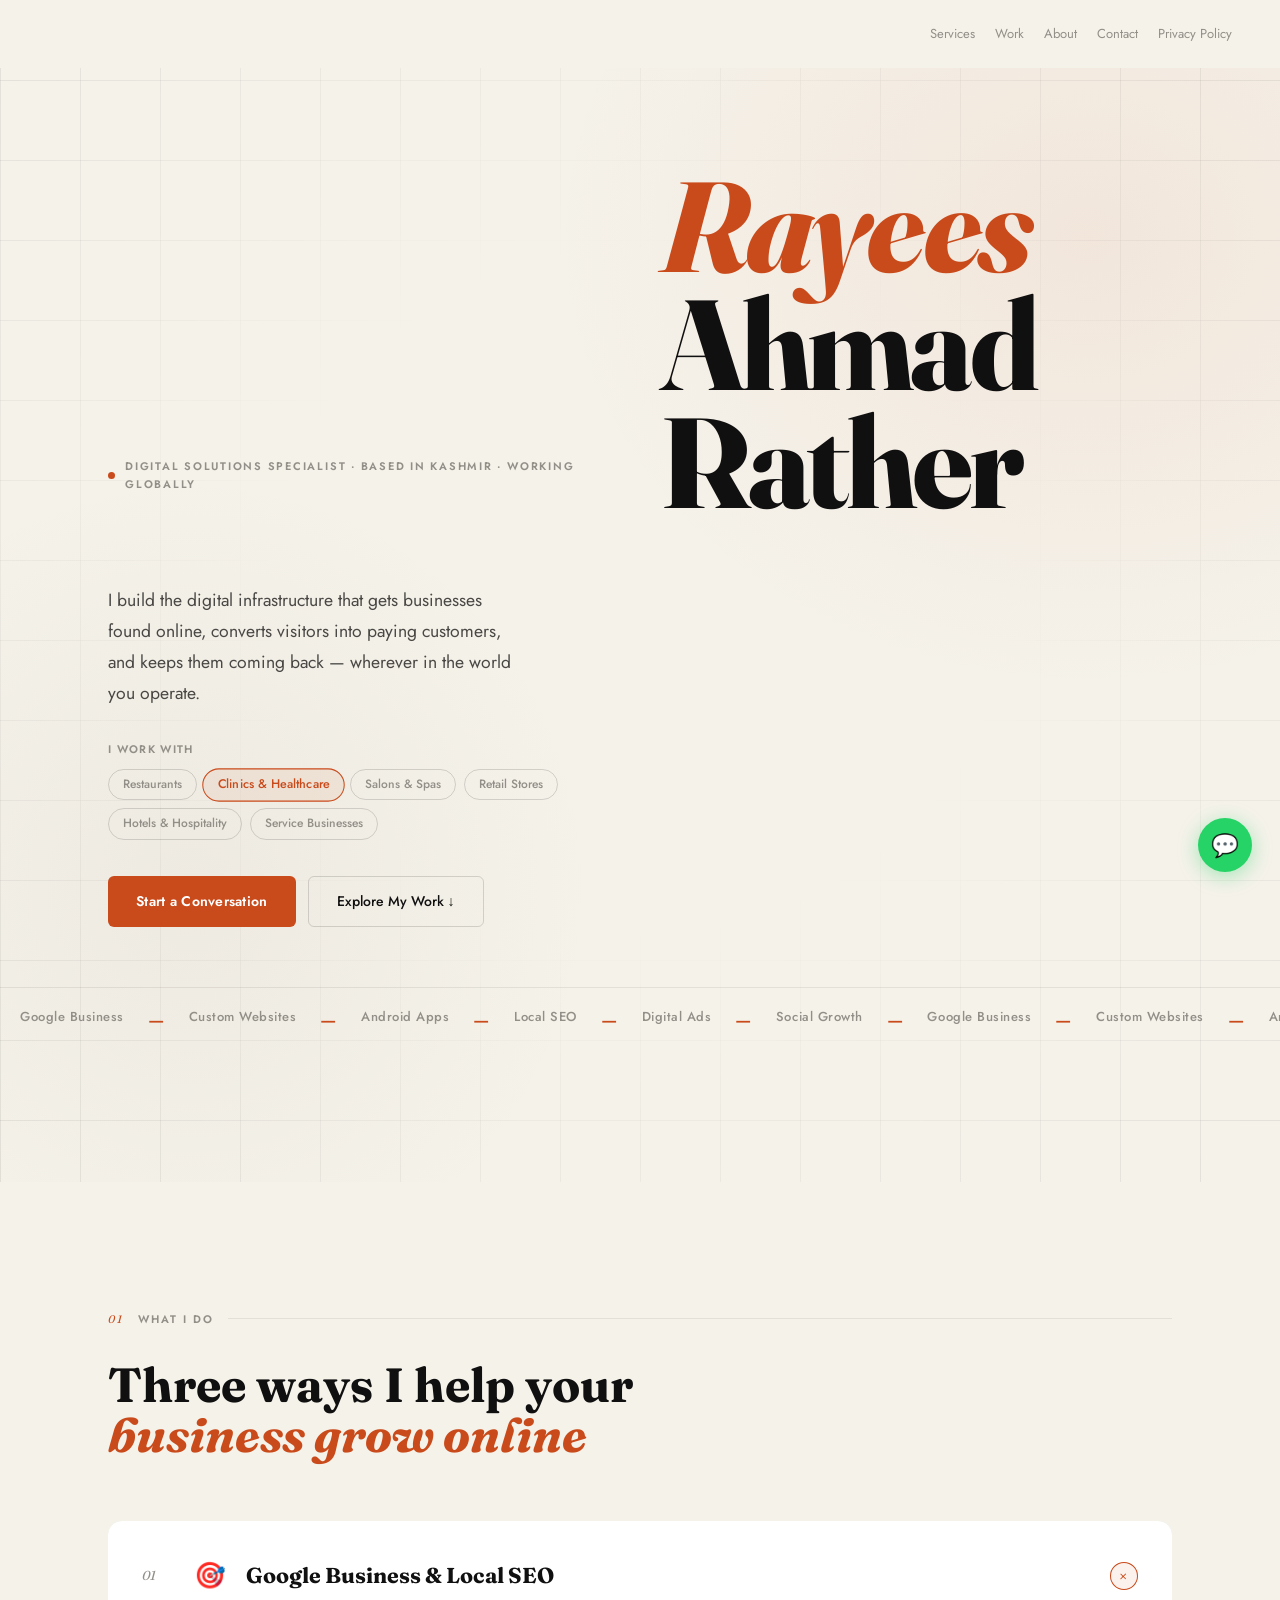
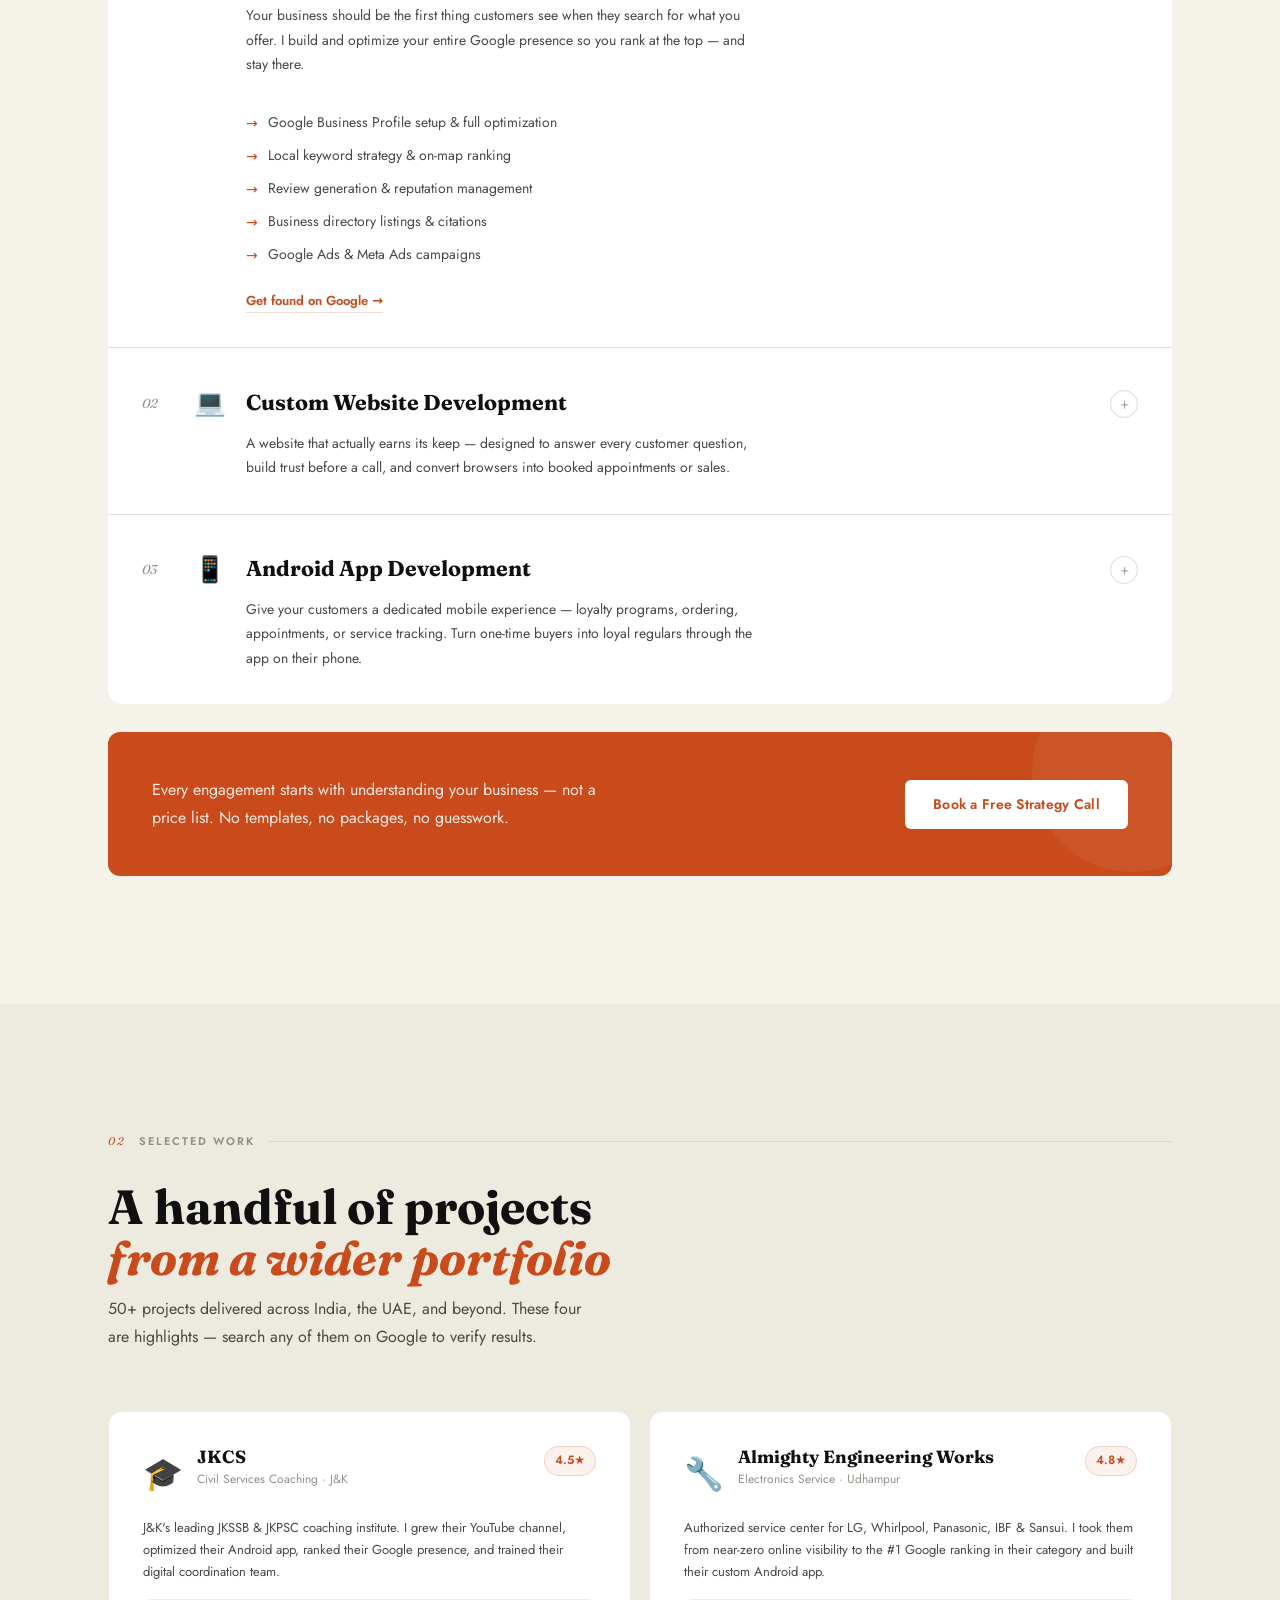
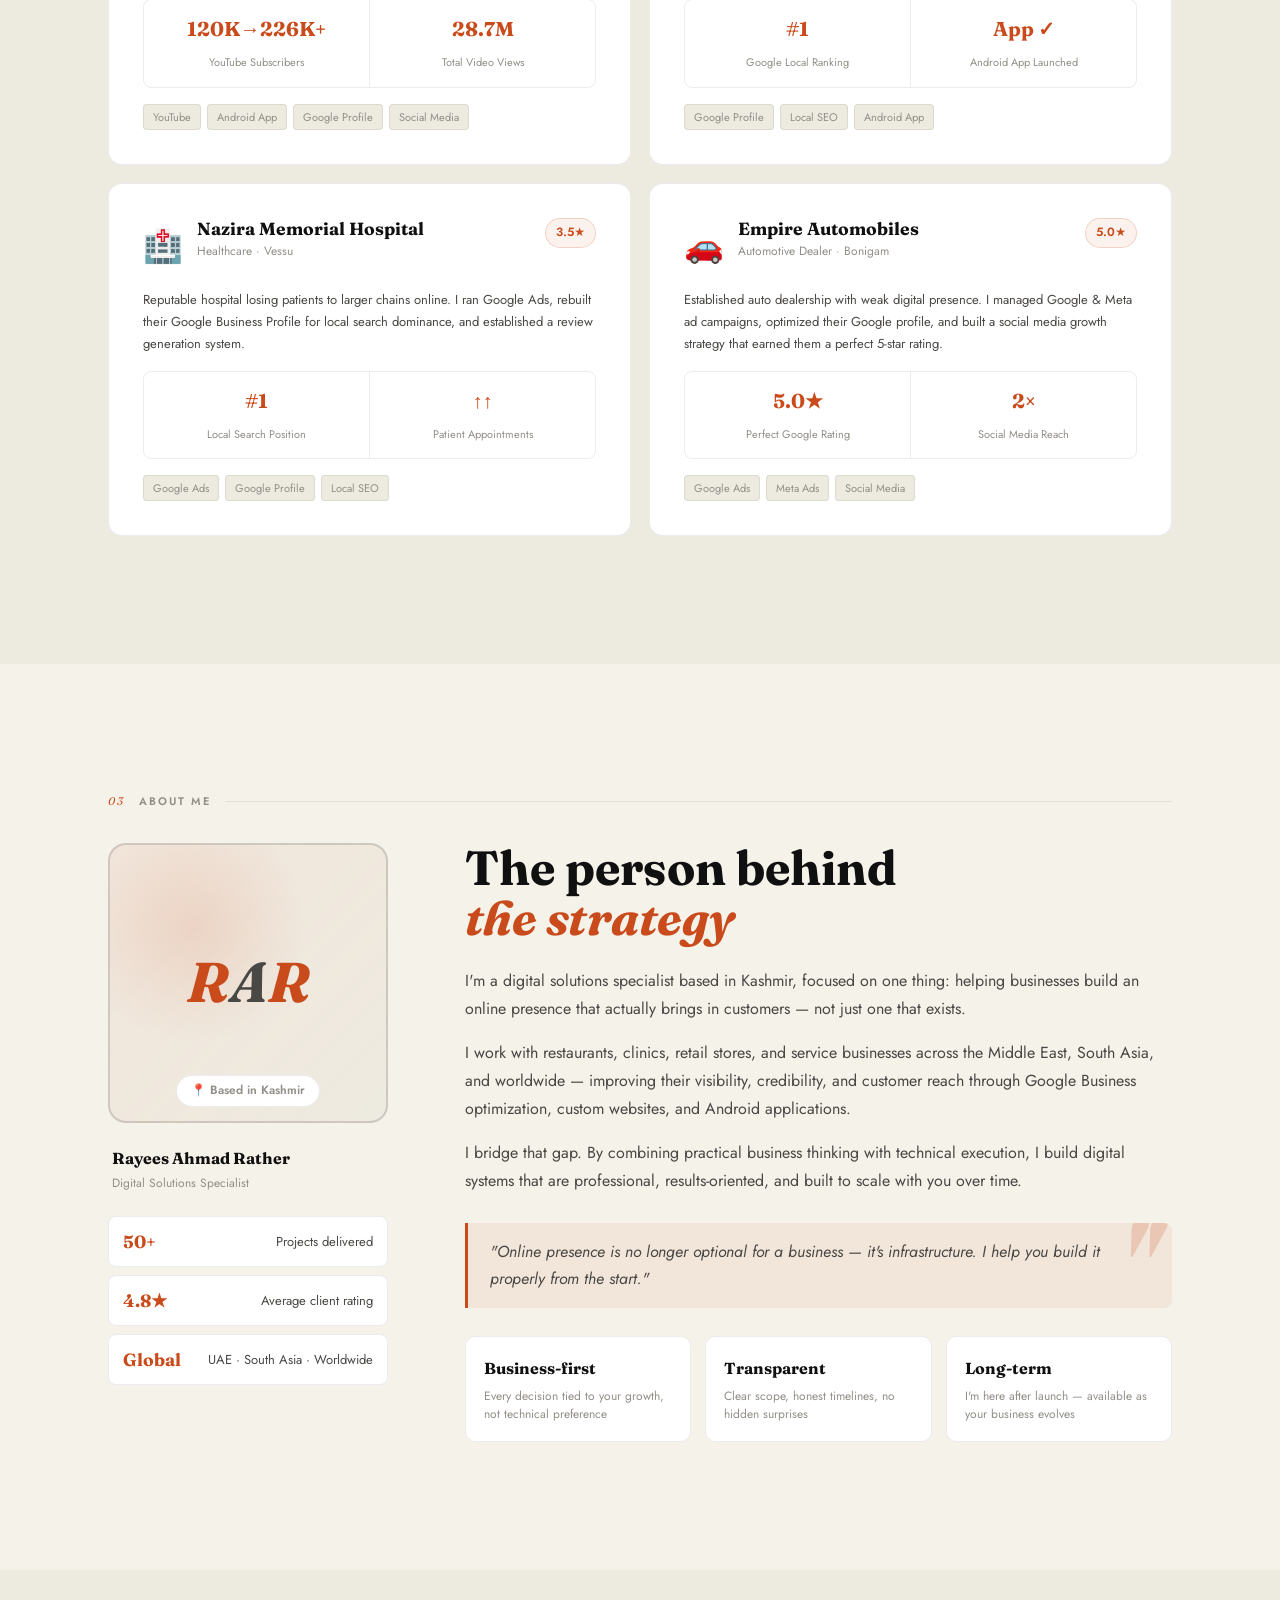
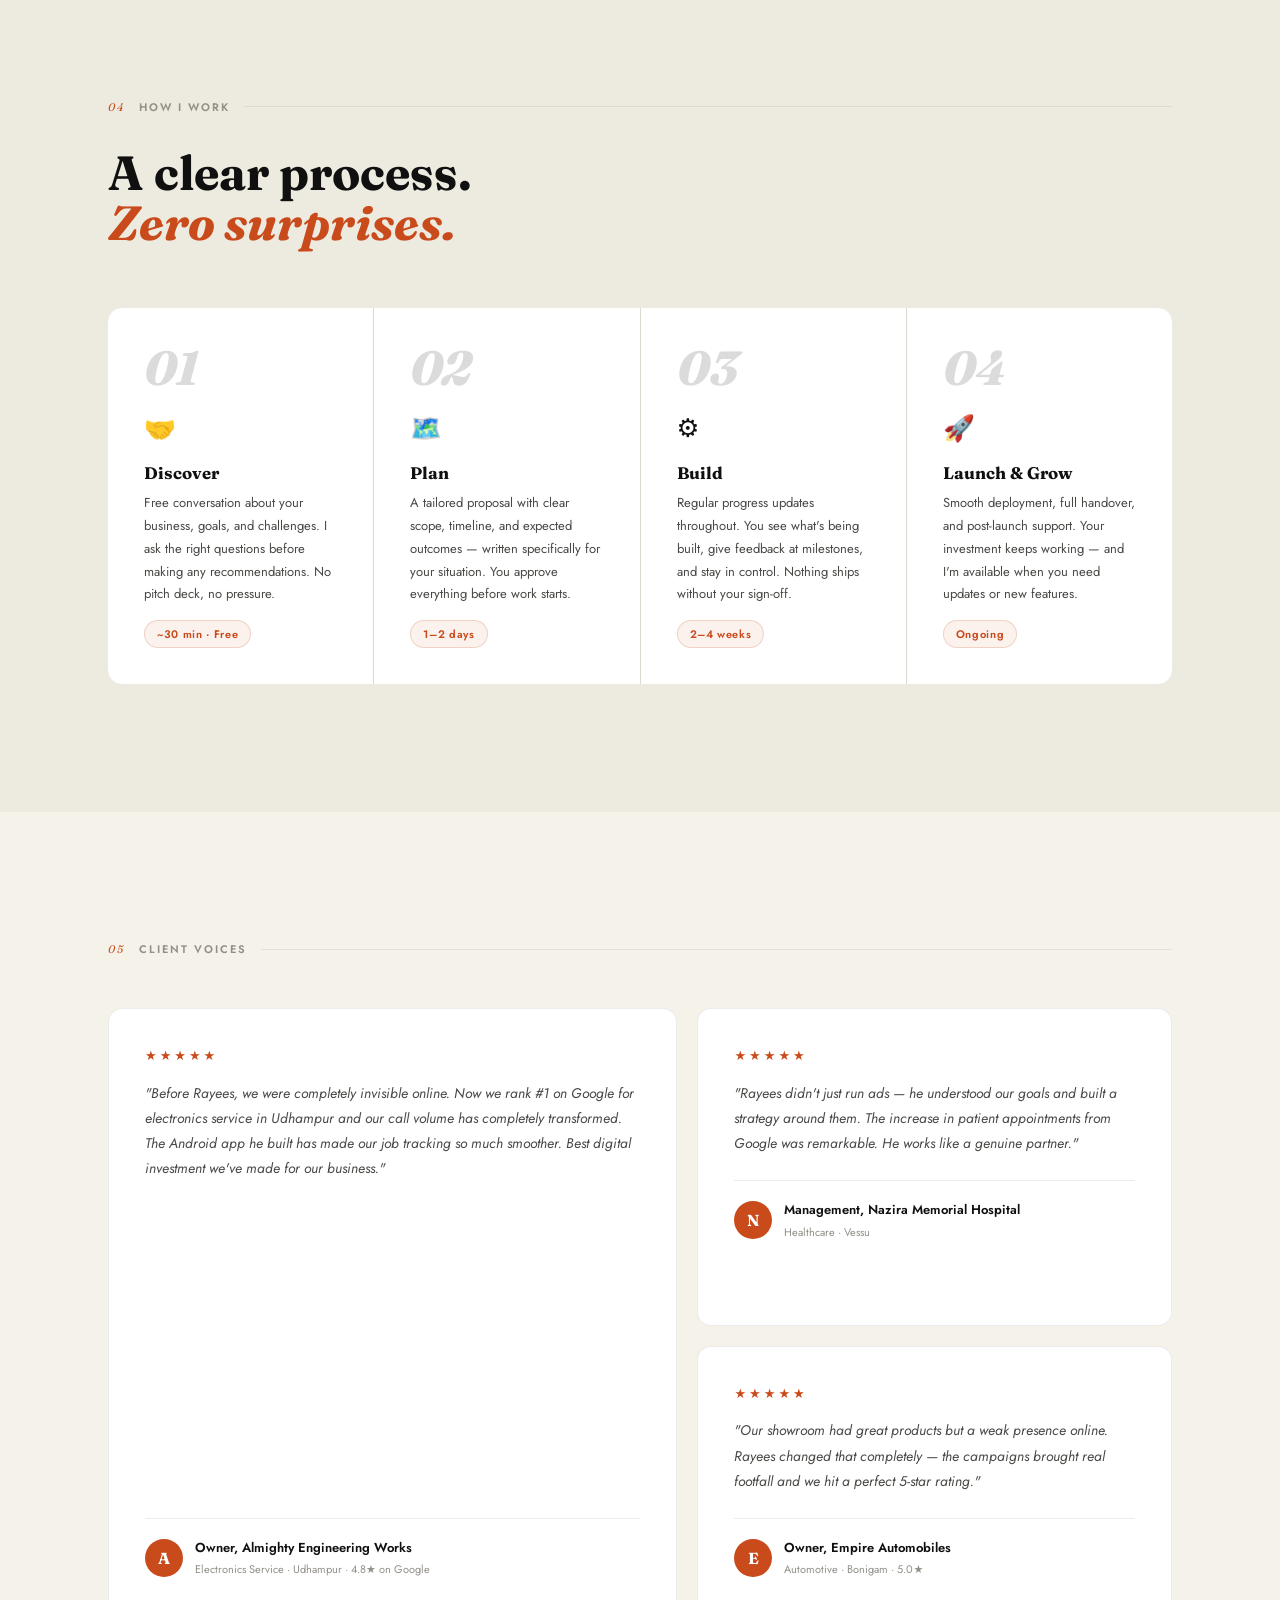
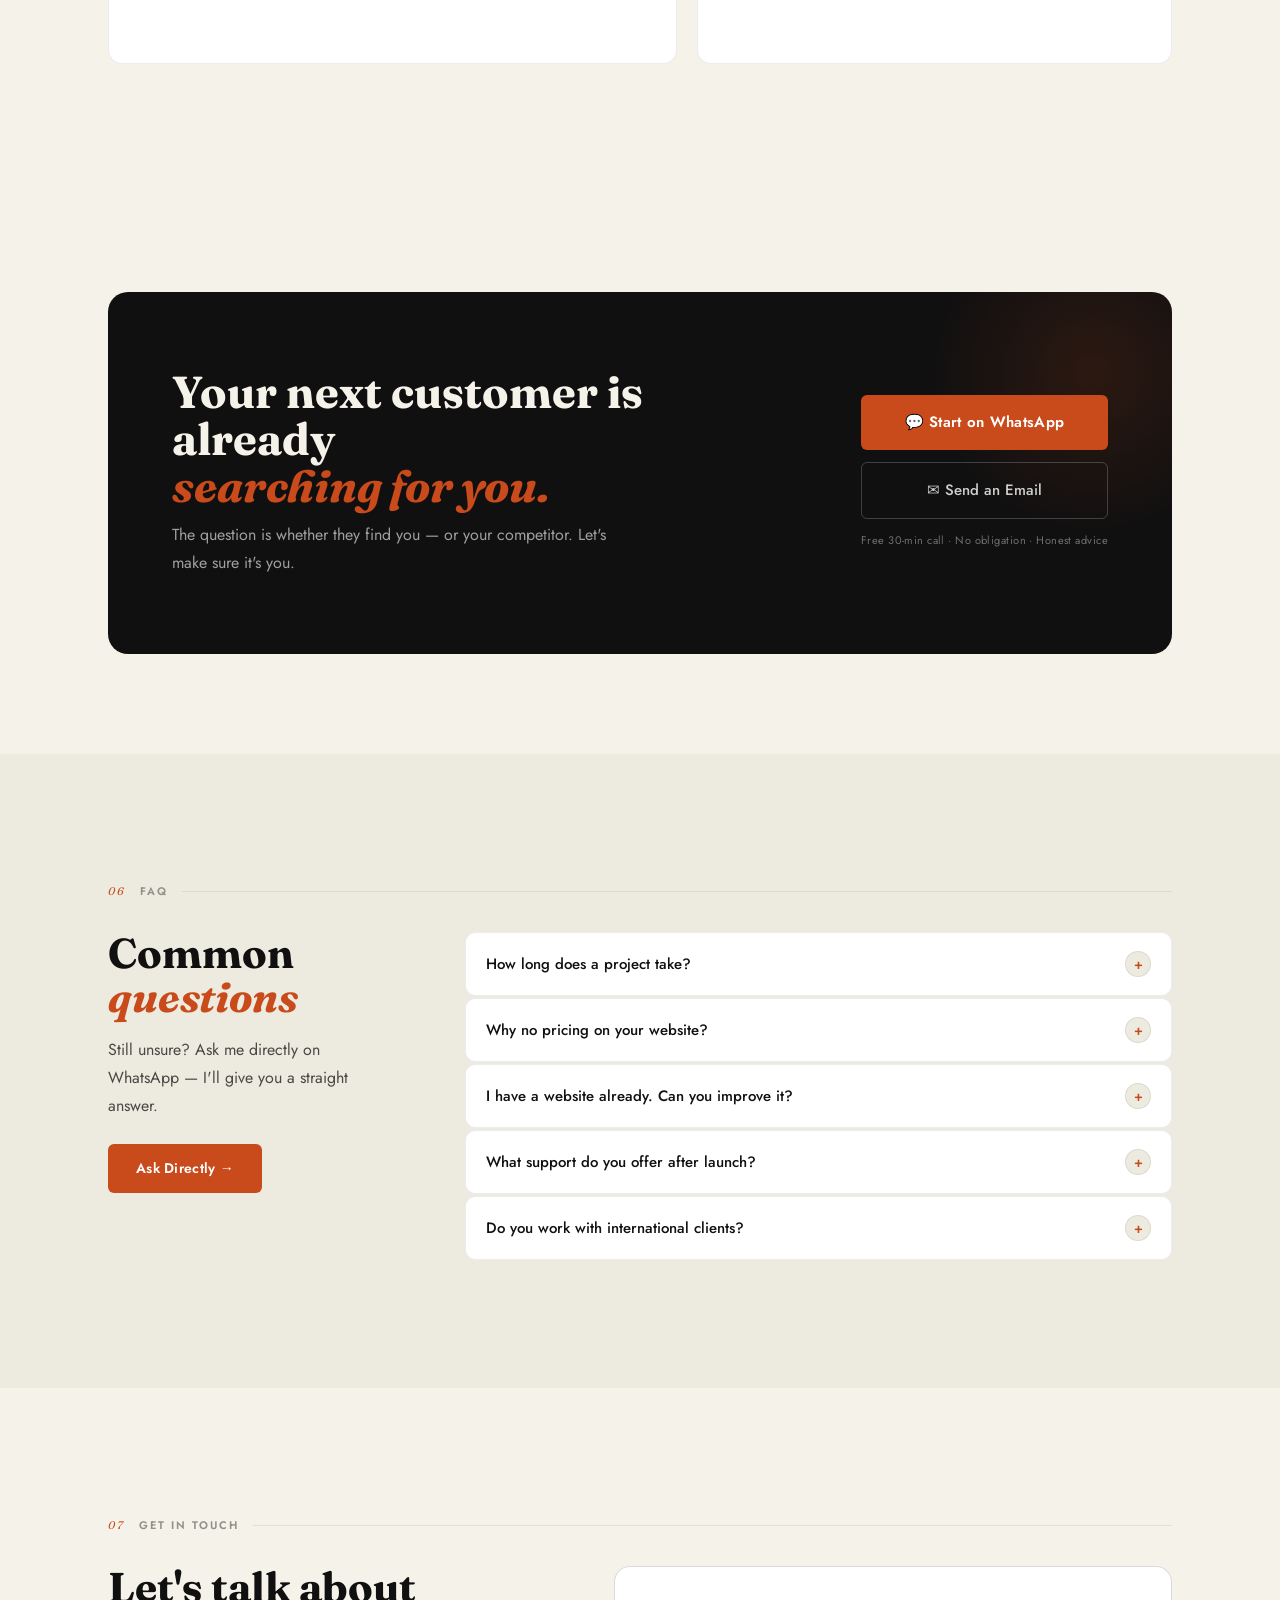
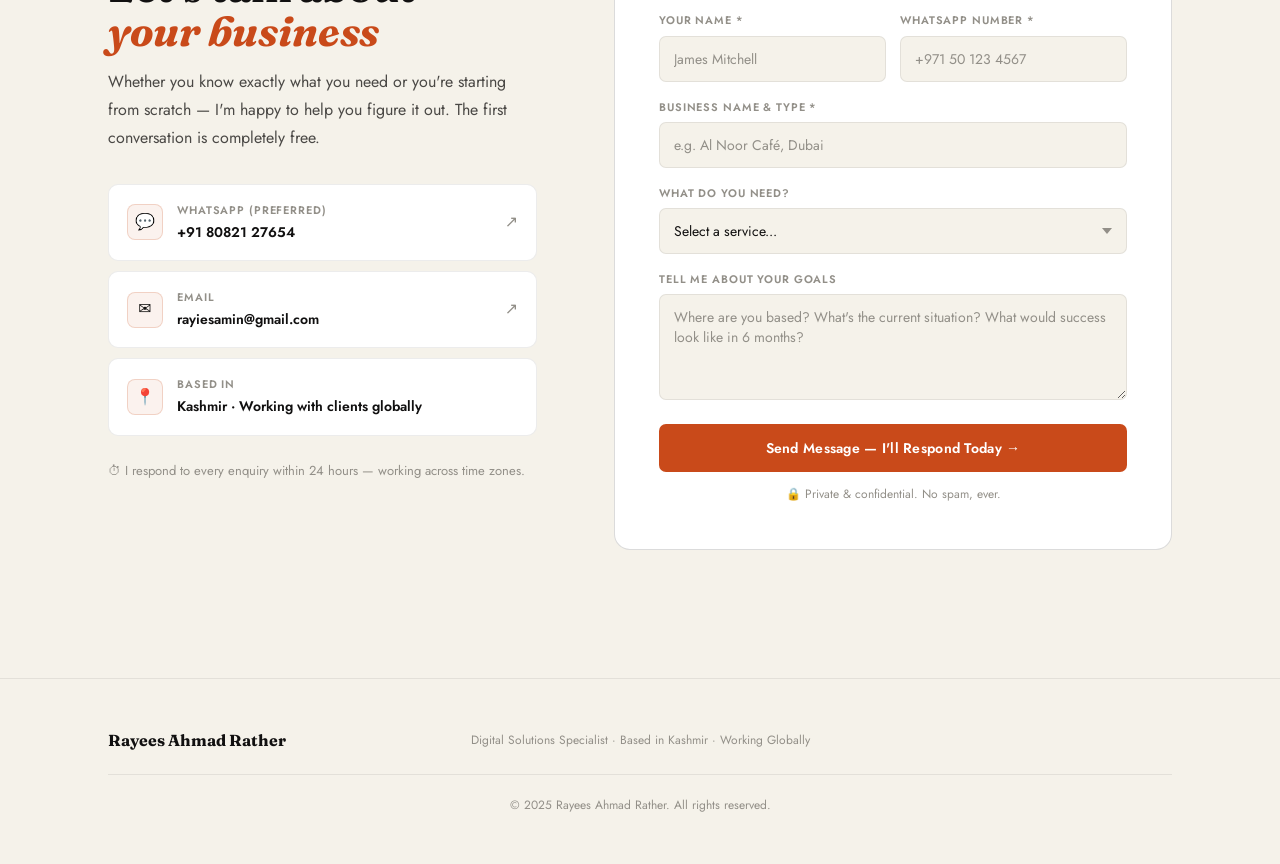
<file: index.html>
<!DOCTYPE html>
<html lang="en" data-theme="light">
<head>
<meta charset="UTF-8"/>
<meta name="viewport" content="width=device-width,initial-scale=1.0"/>
<title>Rayees Ahmad Rather — Digital Solutions Specialist</title>
<meta name="description" content="Rayees Ahmad Rather is a digital solutions specialist helping restaurants, clinics, retail stores and service businesses grow through Google optimization, custom websites and Android apps."/>
<meta name="robots" content="index,follow"/>
<script type="application/ld+json">{"@context":"https://schema.org","@type":"ProfessionalService","name":"Rayees Ahmad Rather","telephone":"+918082127654","email":"rayiesamin@gmail.com","address":{"@type":"PostalAddress","addressCountry":"IN"},"founder":{"@type":"Person","name":"Rayees Ahmad Rather"}}</script>
<link rel="preconnect" href="https://fonts.googleapis.com"/>
<link rel="preconnect" href="https://fonts.gstatic.com" crossorigin/>
<link href="https://fonts.googleapis.com/css2?family=Fraunces:ital,opsz,wght@0,9..144,300..900;1,9..144,300..900&family=Jost:wght@300;400;500;600&display=swap" rel="stylesheet"/>
<link rel="stylesheet" href="style.css"/>
</head>
<body>

<!-- NAV -->
<nav id="nav">
  <a href="#" class="logo">R<span class="logo-dot">.</span></a>
  <ul class="nav-links">
    <li><a href="#services">Services</a></li>
    <li><a href="#clients">Work</a></li>
    <li><a href="#about">About</a></li>
    <li><a href="#contact">Contact</a></li>
  </ul>
  <div class="nav-right">
    <button class="theme-toggle" id="themeToggle" aria-label="Toggle theme">
      <span class="toggle-track">
        <span class="toggle-thumb">
          <span class="toggle-sun">☀</span>
          <span class="toggle-moon">☽</span>
        </span>
      </span>
    </button>
    <a href="https://wa.me/918082127654?text=Hi%20Rayees%2C%20I%20want%20to%20grow%20my%20business." class="btn-nav" target="_blank" rel="noopener">Let's Talk</a>
    <button class="ham" id="ham" aria-label="Menu"><span></span><span></span></button>
  </div>
</nav>
<div class="mob-menu" id="mobMenu">
  <a href="#services" onclick="closeMob()">Services</a>
  <a href="#clients" onclick="closeMob()">Work</a>
  <a href="#about" onclick="closeMob()">About</a>
  <a href="#contact" onclick="closeMob()">Contact</a>
  <a href="https://wa.me/918082127654?text=Hi%20Rayees%2C%20I%20want%20to%20grow%20my%20business." class="mob-cta" target="_blank" rel="noopener">💬 WhatsApp</a>
</div>

<!-- ══ HERO ══ -->
<section id="hero">
  <div class="hero-content">
    <div class="hero-eyebrow sr">
      <span class="eyebrow-dot"></span>
      <span>Digital Solutions Specialist · Based in Kashmir · Working Globally</span>
    </div>
    <h1 class="hero-name sr s1">
      <em>Rayees</em><br/>Ahmad<br/>Rather
    </h1>
    <div class="hero-right sr s2">
      <p class="hero-desc">I build the digital infrastructure that gets businesses found online, converts visitors into paying customers, and keeps them coming back — wherever in the world you operate.</p>
      <div class="hero-served">
        <span class="served-label">I work with</span>
        <div class="served-types">
          <span class="served-type active">Restaurants</span>
          <span class="served-type">Clinics &amp; Healthcare</span>
          <span class="served-type">Salons &amp; Spas</span>
          <span class="served-type">Retail Stores</span>
          <span class="served-type">Hotels &amp; Hospitality</span>
          <span class="served-type">Service Businesses</span>
        </div>
      </div>
      <div class="hero-ctas">
        <a href="https://wa.me/918082127654?text=Hi%20Rayees%2C%20I%20want%20to%20grow%20my%20business.%20Can%20we%20talk%3F" class="btn-primary" target="_blank" rel="noopener">Start a Conversation</a>
        <a href="#services" class="btn-secondary">Explore My Work ↓</a>
      </div>
    </div>
  </div>
  <div class="hero-tape sr s3" aria-hidden="true">
    <div class="tape-inner">
      <span>Google Business</span><span class="tape-sep">—</span>
      <span>Custom Websites</span><span class="tape-sep">—</span>
      <span>Android Apps</span><span class="tape-sep">—</span>
      <span>Local SEO</span><span class="tape-sep">—</span>
      <span>Digital Ads</span><span class="tape-sep">—</span>
      <span>Social Growth</span><span class="tape-sep">—</span>
      <span>Google Business</span><span class="tape-sep">—</span>
      <span>Custom Websites</span><span class="tape-sep">—</span>
      <span>Android Apps</span><span class="tape-sep">—</span>
      <span>Local SEO</span><span class="tape-sep">—</span>
      <span>Digital Ads</span><span class="tape-sep">—</span>
      <span>Social Growth</span><span class="tape-sep">—</span>
    </div>
  </div>
</section>

<!-- ══ SERVICES ══ -->
<section id="services">
  <div class="container">
    <div class="sec-label sr"><span>01</span>What I Do</div>
    <div class="sec-intro sr">
      <h2>Three ways I help your<br/><em>business grow online</em></h2>
    </div>
    <div class="svcs">

      <div class="svc sr">
        <div class="svc-head">
          <div class="svc-num">01</div>
          <div class="svc-icon">🎯</div>
          <h3>Google Business &amp; Local SEO</h3>
          <p>Your business should be the first thing customers see when they search for what you offer. I build and optimize your entire Google presence so you rank at the top — and stay there.</p>
        </div>
        <div class="svc-detail">
          <ul>
            <li>Google Business Profile setup &amp; full optimization</li>
            <li>Local keyword strategy &amp; on-map ranking</li>
            <li>Review generation &amp; reputation management</li>
            <li>Business directory listings &amp; citations</li>
            <li>Google Ads &amp; Meta Ads campaigns</li>
          </ul>
          <div class="svc-cta">
            <a href="#contact" class="svc-link">Get found on Google →</a>
          </div>
        </div>
      </div>

      <div class="svc sr s1">
        <div class="svc-head">
          <div class="svc-num">02</div>
          <div class="svc-icon">💻</div>
          <h3>Custom Website Development</h3>
          <p>A website that actually earns its keep — designed to answer every customer question, build trust before a call, and convert browsers into booked appointments or sales.</p>
        </div>
        <div class="svc-detail">
          <ul>
            <li>Custom design &amp; development (no templates)</li>
            <li>Mobile-first, fast &amp; lightweight architecture</li>
            <li>SEO-ready structure from day one</li>
            <li>Appointment systems, catalogs &amp; enquiry forms</li>
            <li>Hosting setup, maintenance &amp; security</li>
          </ul>
          <div class="svc-cta">
            <a href="#contact" class="svc-link">Build your website →</a>
          </div>
        </div>
      </div>

      <div class="svc sr s2">
        <div class="svc-head">
          <div class="svc-num">03</div>
          <div class="svc-icon">📱</div>
          <h3>Android App Development</h3>
          <p>Give your customers a dedicated mobile experience — loyalty programs, ordering, appointments, or service tracking. Turn one-time buyers into loyal regulars through the app on their phone.</p>
        </div>
        <div class="svc-detail">
          <ul>
            <li>Native Android development (Java / Kotlin)</li>
            <li>Food ordering &amp; product catalog apps</li>
            <li>Booking &amp; appointment systems</li>
            <li>Push notifications &amp; loyalty features</li>
            <li>Google Play Store deployment &amp; updates</li>
          </ul>
          <div class="svc-cta">
            <a href="#contact" class="svc-link">Build your app →</a>
          </div>
        </div>
      </div>

    </div>

    <div class="services-note sr">
      <div class="sn-inner">
        <p>Every engagement starts with understanding your business — not a price list. No templates, no packages, no guesswork.</p>
        <a href="https://wa.me/918082127654?text=Hi%20Rayees%2C%20I%27d%20like%20a%20free%20strategy%20call." class="btn-primary" target="_blank" rel="noopener">Book a Free Strategy Call</a>
      </div>
    </div>
  </div>
</section>

<!-- ══ CLIENTS ══ -->
<section id="clients" class="section-alt">
  <div class="container">
    <div class="sec-label sr"><span>02</span>Selected Work</div>
    <div class="sec-intro sr">
      <h2>A handful of projects<br/><em>from a wider portfolio</em></h2>
      <p class="sec-sub">50+ projects delivered across India, the UAE, and beyond. These four are highlights — search any of them on Google to verify results.</p>
    </div>
    <div class="clients-grid">

      <div class="client-card sr">
        <div class="cc-top">
          <div class="cc-icon">🎓</div>
          <div>
            <div class="cc-name">JKCS</div>
            <div class="cc-type">Civil Services Coaching · J&amp;K</div>
          </div>
          <div class="cc-rating">4.5★</div>
        </div>
        <p class="cc-desc">J&amp;K's leading JKSSB &amp; JKPSC coaching institute. I grew their YouTube channel, optimized their Android app, ranked their Google presence, and trained their digital coordination team.</p>
        <div class="cc-wins">
          <div class="win"><span class="wv">120K→226K+</span><span class="wl">YouTube Subscribers</span></div>
          <div class="win"><span class="wv">28.7M</span><span class="wl">Total Video Views</span></div>
        </div>
        <div class="cc-tags"><span>YouTube</span><span>Android App</span><span>Google Profile</span><span>Social Media</span></div>
      </div>

      <div class="client-card sr s1">
        <div class="cc-top">
          <div class="cc-icon">🔧</div>
          <div>
            <div class="cc-name">Almighty Engineering Works</div>
            <div class="cc-type">Electronics Service · Udhampur</div>
          </div>
          <div class="cc-rating">4.8★</div>
        </div>
        <p class="cc-desc">Authorized service center for LG, Whirlpool, Panasonic, IBF &amp; Sansui. I took them from near-zero online visibility to the #1 Google ranking in their category and built their custom Android app.</p>
        <div class="cc-wins">
          <div class="win"><span class="wv">#1</span><span class="wl">Google Local Ranking</span></div>
          <div class="win"><span class="wv">App ✓</span><span class="wl">Android App Launched</span></div>
        </div>
        <div class="cc-tags"><span>Google Profile</span><span>Local SEO</span><span>Android App</span></div>
      </div>

      <div class="client-card sr s2">
        <div class="cc-top">
          <div class="cc-icon">🏥</div>
          <div>
            <div class="cc-name">Nazira Memorial Hospital</div>
            <div class="cc-type">Healthcare · Vessu</div>
          </div>
          <div class="cc-rating">3.5★</div>
        </div>
        <p class="cc-desc">Reputable hospital losing patients to larger chains online. I ran Google Ads, rebuilt their Google Business Profile for local search dominance, and established a review generation system.</p>
        <div class="cc-wins">
          <div class="win"><span class="wv">#1</span><span class="wl">Local Search Position</span></div>
          <div class="win"><span class="wv">↑↑</span><span class="wl">Patient Appointments</span></div>
        </div>
        <div class="cc-tags"><span>Google Ads</span><span>Google Profile</span><span>Local SEO</span></div>
      </div>

      <div class="client-card sr s3">
        <div class="cc-top">
          <div class="cc-icon">🚗</div>
          <div>
            <div class="cc-name">Empire Automobiles</div>
            <div class="cc-type">Automotive Dealer · Bonigam</div>
          </div>
          <div class="cc-rating">5.0★</div>
        </div>
        <p class="cc-desc">Established auto dealership with weak digital presence. I managed Google &amp; Meta ad campaigns, optimized their Google profile, and built a social media growth strategy that earned them a perfect 5-star rating.</p>
        <div class="cc-wins">
          <div class="win"><span class="wv">5.0★</span><span class="wl">Perfect Google Rating</span></div>
          <div class="win"><span class="wv">2×</span><span class="wl">Social Media Reach</span></div>
        </div>
        <div class="cc-tags"><span>Google Ads</span><span>Meta Ads</span><span>Social Media</span></div>
      </div>

    </div>
  </div>
</section>

<!-- ══ ABOUT ══ -->
<section id="about">
  <div class="container">
    <div class="sec-label sr"><span>03</span>About Me</div>
    <div class="about-layout">
      <div class="about-left sr">
        <div class="about-avatar">
          <div class="av-initials">R<span>A</span>R</div>
          <div class="av-badge">📍 Based in Kashmir</div>
        </div>
        <div class="about-name-block">
          <div class="an-title">Rayees Ahmad Rather</div>
          <div class="an-role">Digital Solutions Specialist</div>
        </div>
        <div class="about-quick">
          <div class="aq"><span>50+</span>Projects delivered</div>
          <div class="aq"><span>4.8★</span>Average client rating</div>
          <div class="aq"><span>Global</span>UAE · South Asia · Worldwide</div>
        </div>
      </div>
      <div class="about-right sr s2">
        <h2>The person behind<br/><em>the strategy</em></h2>
        <p>I'm a digital solutions specialist based in Kashmir, focused on one thing: helping businesses build an online presence that actually brings in customers — not just one that exists.</p>
        <p>I work with restaurants, clinics, retail stores, and service businesses across the Middle East, South Asia, and worldwide — improving their visibility, credibility, and customer reach through Google Business optimization, custom websites, and Android applications.</p>
        <p>I bridge that gap. By combining practical business thinking with technical execution, I build digital systems that are professional, results-oriented, and built to scale with you over time.</p>
        <blockquote class="about-quote">
          "Online presence is no longer optional for a business — it's infrastructure. I help you build it properly from the start."
        </blockquote>
        <div class="about-vals">
          <div class="val"><div class="val-title">Business-first</div><div class="val-sub">Every decision tied to your growth, not technical preference</div></div>
          <div class="val"><div class="val-title">Transparent</div><div class="val-sub">Clear scope, honest timelines, no hidden surprises</div></div>
          <div class="val"><div class="val-title">Long-term</div><div class="val-sub">I'm here after launch — available as your business evolves</div></div>
        </div>
      </div>
    </div>
  </div>
</section>

<!-- ══ PROCESS ══ -->
<section id="process" class="section-alt">
  <div class="container">
    <div class="sec-label sr"><span>04</span>How I Work</div>
    <div class="sec-intro sr">
      <h2>A clear process.<br/><em>Zero surprises.</em></h2>
    </div>
    <div class="process-steps">
      <div class="step sr">
        <div class="step-line"></div>
        <div class="step-n">01</div>
        <div class="step-icon">🤝</div>
        <h3>Discover</h3>
        <p>Free conversation about your business, goals, and challenges. I ask the right questions before making any recommendations. No pitch deck, no pressure.</p>
        <div class="step-time">~30 min · Free</div>
      </div>
      <div class="step sr s1">
        <div class="step-n">02</div>
        <div class="step-icon">🗺️</div>
        <h3>Plan</h3>
        <p>A tailored proposal with clear scope, timeline, and expected outcomes — written specifically for your situation. You approve everything before work starts.</p>
        <div class="step-time">1–2 days</div>
      </div>
      <div class="step sr s2">
        <div class="step-n">03</div>
        <div class="step-icon">⚙️</div>
        <h3>Build</h3>
        <p>Regular progress updates throughout. You see what's being built, give feedback at milestones, and stay in control. Nothing ships without your sign-off.</p>
        <div class="step-time">2–4 weeks</div>
      </div>
      <div class="step sr s3">
        <div class="step-n">04</div>
        <div class="step-icon">🚀</div>
        <h3>Launch &amp; Grow</h3>
        <p>Smooth deployment, full handover, and post-launch support. Your investment keeps working — and I'm available when you need updates or new features.</p>
        <div class="step-time">Ongoing</div>
      </div>
    </div>
  </div>
</section>

<!-- ══ TESTIMONIALS ══ -->
<section id="testimonials">
  <div class="container">
    <div class="sec-label sr"><span>05</span>Client Voices</div>
    <div class="testi-layout">
      <blockquote class="testi testi-lg sr">
        <div class="tq-stars">★★★★★</div>
        <p class="tq-body">"Before Rayees, we were completely invisible online. Now we rank #1 on Google for electronics service in Udhampur and our call volume has completely transformed. The Android app he built has made our job tracking so much smoother. Best digital investment we've made for our business."</p>
        <footer>
          <div class="tq-av">A</div>
          <div>
            <cite>Owner, Almighty Engineering Works</cite>
            <span>Electronics Service · Udhampur · 4.8★ on Google</span>
          </div>
        </footer>
      </blockquote>
      <div class="testi-sm-col">
        <blockquote class="testi sr s1">
          <div class="tq-stars">★★★★★</div>
          <p class="tq-body">"Rayees didn't just run ads — he understood our goals and built a strategy around them. The increase in patient appointments from Google was remarkable. He works like a genuine partner."</p>
          <footer>
            <div class="tq-av">N</div>
            <div>
              <cite>Management, Nazira Memorial Hospital</cite>
              <span>Healthcare · Vessu</span>
            </div>
          </footer>
        </blockquote>
        <blockquote class="testi sr s2">
          <div class="tq-stars">★★★★★</div>
          <p class="tq-body">"Our showroom had great products but a weak presence online. Rayees changed that completely — the campaigns brought real footfall and we hit a perfect 5-star rating."</p>
          <footer>
            <div class="tq-av">E</div>
            <div>
              <cite>Owner, Empire Automobiles</cite>
              <span>Automotive · Bonigam · 5.0★</span>
            </div>
          </footer>
        </blockquote>
      </div>
    </div>
  </div>
</section>

<!-- ══ CTA ══ -->
<section class="cta-section sr">
  <div class="container">
    <div class="cta-box">
      <div class="cta-text">
        <h2>Your next customer is already<br/><em>searching for you.</em></h2>
        <p>The question is whether they find you — or your competitor. Let's make sure it's you.</p>
      </div>
      <div class="cta-actions">
        <a href="https://wa.me/918082127654?text=Hi%20Rayees%2C%20I%20want%20a%20free%20strategy%20call." class="btn-primary btn-lg" target="_blank" rel="noopener">💬 Start on WhatsApp</a>
        <a href="mailto:rayiesamin@gmail.com" class="btn-secondary btn-lg">✉ Send an Email</a>
        <p class="cta-reassure">Free 30-min call · No obligation · Honest advice</p>
      </div>
    </div>
  </div>
</section>

<!-- ══ FAQ ══ -->
<section id="faq" class="section-alt">
  <div class="container">
    <div class="sec-label sr"><span>06</span>FAQ</div>
    <div class="faq-layout">
      <div class="faq-left sr">
        <h2>Common<br/><em>questions</em></h2>
        <p>Still unsure? Ask me directly on WhatsApp — I'll give you a straight answer.</p>
        <a href="https://wa.me/918082127654?text=Hi%20Rayees%2C%20I%20have%20a%20question." class="btn-primary" target="_blank" rel="noopener">Ask Directly →</a>
      </div>
      <div class="faq-right sr s2">
        <div class="fi"><button class="fq" onclick="toggleFaq(this)" aria-expanded="false"><span>How long does a project take?</span><span class="fi-icon">+</span></button><div class="fa"><p>Most website projects are delivered in 2–4 weeks. Android apps vary by complexity — typically 4–8 weeks. Google Business optimization shows results within the first 30 days. I set clear milestones upfront and communicate proactively.</p></div></div>
        <div class="fi"><button class="fq" onclick="toggleFaq(this)" aria-expanded="false"><span>Why no pricing on your website?</span><span class="fi-icon">+</span></button><div class="fa"><p>A small restaurant needs a completely different solution than a multi-doctor clinic. Publishing a number without understanding your situation wouldn't be honest. A 20-minute conversation lets me send you a specific, transparent proposal for exactly what you need.</p></div></div>
        <div class="fi"><button class="fq" onclick="toggleFaq(this)" aria-expanded="false"><span>I have a website already. Can you improve it?</span><span class="fi-icon">+</span></button><div class="fa"><p>Yes. I audit existing sites for performance, SEO gaps, mobile issues, and conversion problems. Sometimes a targeted fix delivers better ROI than a full rebuild — I'll tell you honestly which applies to your situation.</p></div></div>
        <div class="fi"><button class="fq" onclick="toggleFaq(this)" aria-expanded="false"><span>What support do you offer after launch?</span><span class="fi-icon">+</span></button><div class="fa"><p>Ongoing maintenance, security updates, content changes, and performance monitoring. Many clients keep me on a monthly retainer. You'll never be left wondering who to call when something needs updating.</p></div></div>
        <div class="fi"><button class="fq" onclick="toggleFaq(this)" aria-expanded="false"><span>Do you work with international clients?</span><span class="fi-icon">+</span></button><div class="fa"><p>Yes — I work with clients worldwide. I'm currently working with businesses in Dubai and across India, and I'm open to clients anywhere. Everything runs remotely via WhatsApp, email, and video calls. Time zones and geography have never been a barrier.</p></div></div>
      </div>
    </div>
  </div>
</section>

<!-- ══ CONTACT ══ -->
<section id="contact">
  <div class="container">
    <div class="sec-label sr"><span>07</span>Get in Touch</div>
    <div class="contact-layout">
      <div class="contact-left sr">
        <h2>Let's talk about<br/><em>your business</em></h2>
        <p>Whether you know exactly what you need or you're starting from scratch — I'm happy to help you figure it out. The first conversation is completely free.</p>
        <div class="contact-channels">
          <a href="https://wa.me/918082127654?text=Hi%20Rayees%2C%20I%20found%20your%20website%20and%20I%27d%20like%20to%20talk." class="ch" target="_blank" rel="noopener">
            <div class="ch-icon">💬</div>
            <div><div class="ch-label">WhatsApp (Preferred)</div><div class="ch-val">+91 80821 27654</div></div>
            <span class="ch-arr">↗</span>
          </a>
          <a href="mailto:rayiesamin@gmail.com" class="ch">
            <div class="ch-icon">✉</div>
            <div><div class="ch-label">Email</div><div class="ch-val">rayiesamin@gmail.com</div></div>
            <span class="ch-arr">↗</span>
          </a>
          <div class="ch ch-static">
            <div class="ch-icon">📍</div>
            <div><div class="ch-label">Based In</div><div class="ch-val">Kashmir · Working with clients globally</div></div>
          </div>
        </div>
        <p class="contact-note">⏱ I respond to every enquiry within 24 hours — working across time zones.</p>
      </div>
      <div class="contact-right sr s2">
        <form id="contactForm" onsubmit="submitForm(event)" novalidate>
          <div class="fg-row">
            <div class="fg"><label for="fn">Your Name *</label><input type="text" id="fn" placeholder="James Mitchell" required autocomplete="name"/></div>
            <div class="fg"><label for="fp">WhatsApp Number *</label><input type="tel" id="fp" placeholder="+971 50 123 4567" required autocomplete="tel"/></div>
          </div>
          <div class="fg"><label for="fb">Business Name &amp; Type *</label><input type="text" id="fb" placeholder="e.g. Al Noor Café, Dubai" required/></div>
          <div class="fg">
            <label for="fs">What do you need?</label>
            <select id="fs">
              <option value="">Select a service...</option>
              <option>Google Business Profile Optimization</option>
              <option>Website Design &amp; Development</option>
              <option>Android App Development</option>
              <option>Google / Meta Ads</option>
              <option>Full Digital Presence Setup</option>
              <option>Not sure — need advice</option>
            </select>
          </div>
          <div class="fg"><label for="fm">Tell me about your goals</label><textarea id="fm" rows="4" placeholder="Where are you based? What's the current situation? What would success look like in 6 months?"></textarea></div>
          <button type="submit" class="btn-submit">Send Message — I'll Respond Today →</button>
          <p class="form-note" id="formNote">🔒 Private &amp; confidential. No spam, ever.</p>
        </form>
      </div>
    </div>
  </div>
</section>

<!-- FOOTER -->
<footer>
  <div class="container footer-inner">
    <div class="footer-logo">Rayees Ahmad Rather</div>
    <div class="footer-tagline">Digital Solutions Specialist · Based in Kashmir · Working Globally</div>
    <nav class="footer-links">
      <a href="#services">Services</a>
      <a href="#clients">Work</a>
      <a href="#about">About</a>
      <a href="#contact">Contact</a>
      <a href="privacy-policy.html">Privacy Policy</a>
    </nav>
    <p class="footer-copy">© 2025 Rayees Ahmad Rather. All rights reserved.</p>
  </div>
</footer>

<!-- Floating WhatsApp -->
<a href="https://wa.me/918082127654?text=Hi%20Rayees%2C%20I%20want%20to%20grow%20my%20business." class="wa-fab" target="_blank" rel="noopener" aria-label="Chat on WhatsApp">💬</a>

<script src="main.js"></script>
</body>
</html>
</file>
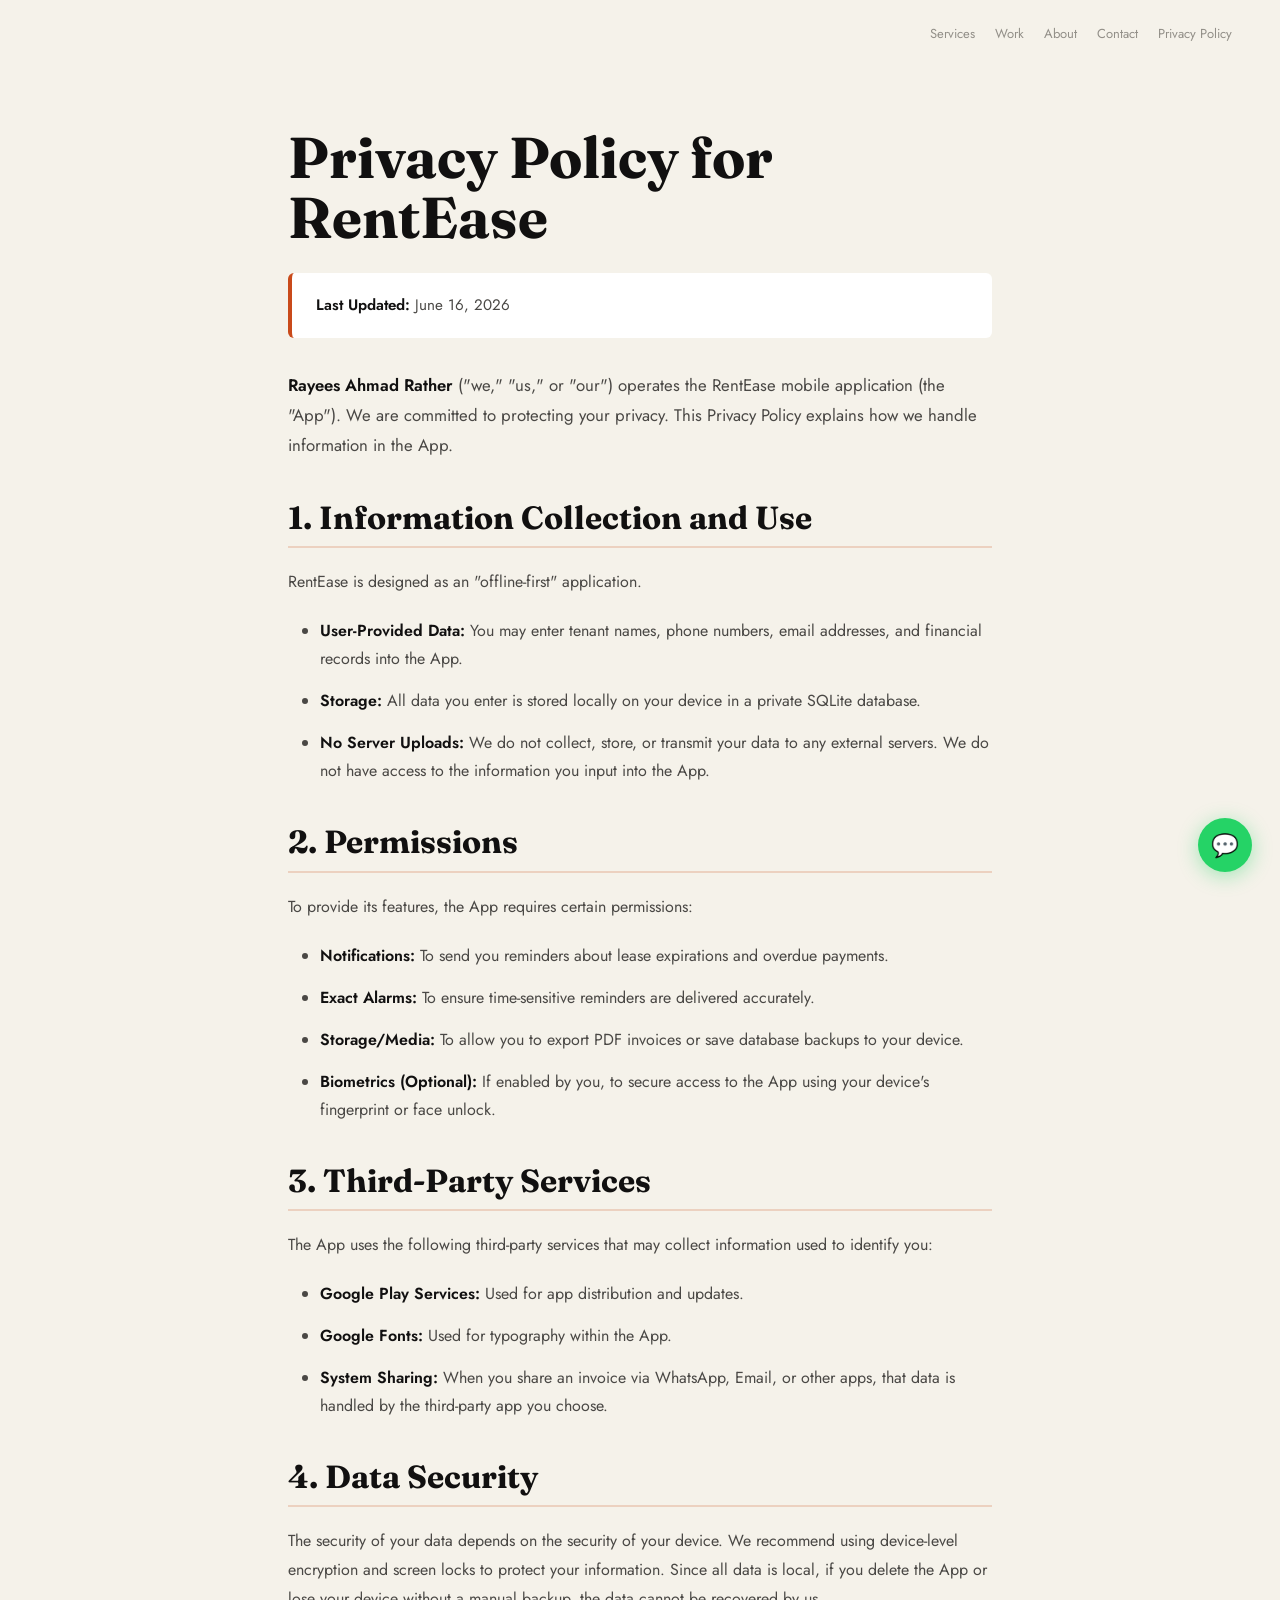
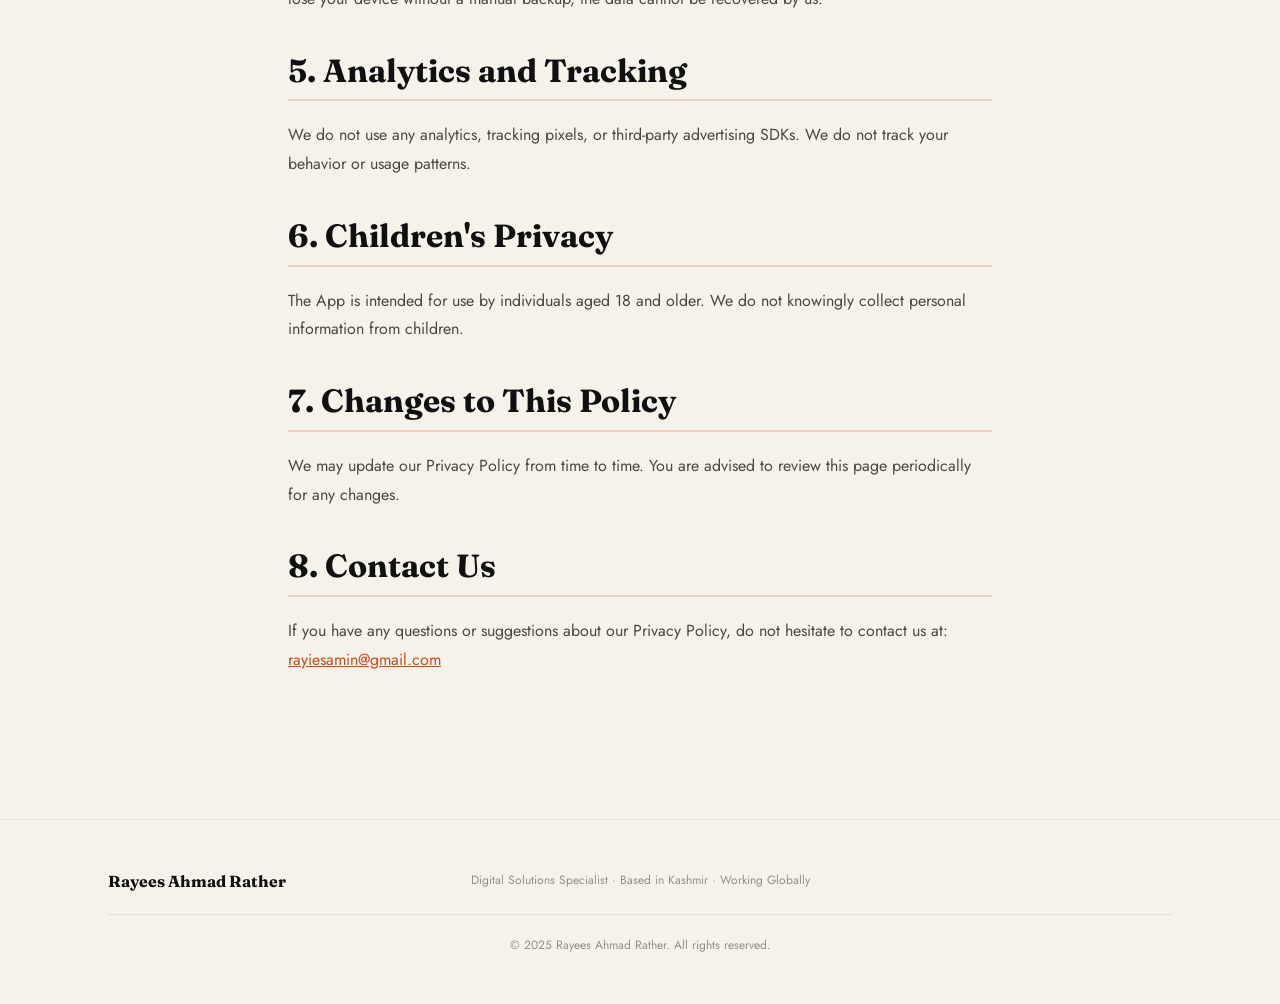
<file: privacy-policy.html>
<!DOCTYPE html>
<html lang="en" data-theme="light">
<head>
<meta charset="UTF-8"/>
<meta name="viewport" content="width=device-width,initial-scale=1.0"/>
<title>Privacy Policy - RentEase</title>
<meta name="description" content="Privacy Policy for RentEase mobile application"/>
<meta name="robots" content="index,follow"/>
<link rel="preconnect" href="https://fonts.googleapis.com"/>
<link rel="preconnect" href="https://fonts.gstatic.com" crossorigin/>
<link href="https://fonts.googleapis.com/css2?family=Fraunces:ital,opsz,wght@0,9..144,300..900;1,9..144,300..900&family=Jost:wght@300;400;500;600&display=swap" rel="stylesheet"/>
<link rel="stylesheet" href="style.css"/>
</head>
<body>

<!-- NAV -->
<nav id="nav">
  <a href="index.html" class="logo">R<span class="logo-dot">.</span></a>
  <ul class="nav-links">
    <li><a href="index.html#services">Services</a></li>
    <li><a href="index.html#clients">Work</a></li>
    <li><a href="index.html#about">About</a></li>
    <li><a href="index.html#contact">Contact</a></li>
  </ul>
  <div class="nav-right">
    <button class="theme-toggle" id="themeToggle" aria-label="Toggle theme">
      <span class="toggle-track">
        <span class="toggle-thumb">
          <span class="toggle-sun">☀</span>
          <span class="toggle-moon">☽</span>
        </span>
      </span>
    </button>
    <a href="https://wa.me/918082127654?text=Hi%20Rayees%2C%20I%20want%20to%20grow%20my%20business." class="btn-nav" target="_blank" rel="noopener">Let's Talk</a>
    <button class="ham" id="ham" aria-label="Menu"><span></span><span></span></button>
  </div>
</nav>
<div class="mob-menu" id="mobMenu">
  <a href="index.html#services" onclick="closeMob()">Services</a>
  <a href="index.html#clients" onclick="closeMob()">Work</a>
  <a href="index.html#about" onclick="closeMob()">About</a>
  <a href="index.html#contact" onclick="closeMob()">Contact</a>
  <a href="https://wa.me/918082127654?text=Hi%20Rayees%2C%20I%20want%20to%20grow%20my%20business." class="mob-cta" target="_blank" rel="noopener">💬 WhatsApp</a>
</div>

<!-- PRIVACY POLICY CONTENT -->
<section class="privacy-policy">
  <div class="container">
    <h1>Privacy Policy for RentEase</h1>
    
    <div class="policy-updated">
      <strong>Last Updated:</strong> June 16, 2026
    </div>

    <p class="policy-intro">
      <strong>Rayees Ahmad Rather</strong> ("we," "us," or "our") operates the RentEase mobile application (the "App"). We are committed to protecting your privacy. This Privacy Policy explains how we handle information in the App.
    </p>

    <h2>1. Information Collection and Use</h2>
    <p>RentEase is designed as an "offline-first" application.</p>
    <ul>
      <li>
        <strong>User-Provided Data:</strong> You may enter tenant names, phone numbers, email addresses, and financial records into the App.
      </li>
      <li>
        <strong>Storage:</strong> All data you enter is stored locally on your device in a private SQLite database.
      </li>
      <li>
        <strong>No Server Uploads:</strong> We do not collect, store, or transmit your data to any external servers. We do not have access to the information you input into the App.
      </li>
    </ul>

    <h2>2. Permissions</h2>
    <p>To provide its features, the App requires certain permissions:</p>
    <ul>
      <li>
        <strong>Notifications:</strong> To send you reminders about lease expirations and overdue payments.
      </li>
      <li>
        <strong>Exact Alarms:</strong> To ensure time-sensitive reminders are delivered accurately.
      </li>
      <li>
        <strong>Storage/Media:</strong> To allow you to export PDF invoices or save database backups to your device.
      </li>
      <li>
        <strong>Biometrics (Optional):</strong> If enabled by you, to secure access to the App using your device's fingerprint or face unlock.
      </li>
    </ul>

    <h2>3. Third-Party Services</h2>
    <p>The App uses the following third-party services that may collect information used to identify you:</p>
    <ul>
      <li>
        <strong>Google Play Services:</strong> Used for app distribution and updates.
      </li>
      <li>
        <strong>Google Fonts:</strong> Used for typography within the App.
      </li>
      <li>
        <strong>System Sharing:</strong> When you share an invoice via WhatsApp, Email, or other apps, that data is handled by the third-party app you choose.
      </li>
    </ul>

    <h2>4. Data Security</h2>
    <p>The security of your data depends on the security of your device. We recommend using device-level encryption and screen locks to protect your information. Since all data is local, if you delete the App or lose your device without a manual backup, the data cannot be recovered by us.</p>

    <h2>5. Analytics and Tracking</h2>
    <p>We do not use any analytics, tracking pixels, or third-party advertising SDKs. We do not track your behavior or usage patterns.</p>

    <h2>6. Children's Privacy</h2>
    <p>The App is intended for use by individuals aged 18 and older. We do not knowingly collect personal information from children.</p>

    <h2>7. Changes to This Policy</h2>
    <p>We may update our Privacy Policy from time to time. You are advised to review this page periodically for any changes.</p>

    <h2>8. Contact Us</h2>
    <p>If you have any questions or suggestions about our Privacy Policy, do not hesitate to contact us at: <a href="mailto:rayiesamin@gmail.com">rayiesamin@gmail.com</a></p>
  </div>
</section>

<!-- FOOTER -->
<footer>
  <div class="container footer-inner">
    <div class="footer-logo">Rayees Ahmad Rather</div>
    <div class="footer-tagline">Digital Solutions Specialist · Based in Kashmir · Working Globally</div>
    <nav class="footer-links">
      <a href="index.html#services">Services</a>
      <a href="index.html#clients">Work</a>
      <a href="index.html#about">About</a>
      <a href="index.html#contact">Contact</a>
      <a href="privacy-policy.html">Privacy Policy</a>
    </nav>
    <p class="footer-copy">© 2025 Rayees Ahmad Rather. All rights reserved.</p>
  </div>
</footer>

<!-- Floating WhatsApp -->
<a href="https://wa.me/918082127654?text=Hi%20Rayees%2C%20I%20want%20to%20grow%20my%20business." class="wa-fab" target="_blank" rel="noopener" aria-label="Chat on WhatsApp">💬</a>

<script src="main.js"></script>
</body>
</html>
</file>
<file: style.css>
/* ============================================================
   RAYEES AHMAD RATHER — style.css v3
   Warm editorial · Fluidic animations · Dark/Light theme
   ============================================================ */

/* ── THEME TOKENS ── */
:root {
  --bg:          #f5f2ea;
  --bg-alt:      #edeae0;
  --surface:     #ffffff;
  --surface2:    #f9f7f2;
  --text:        #111010;
  --text2:       #4a4845;
  --muted:       #928f88;
  --border:      rgba(17,16,16,0.08);
  --border2:     rgba(17,16,16,0.15);
  --accent:      #c94a1a;
  --accent-bg:   rgba(201,74,26,0.07);
  --accent-bdr:  rgba(201,74,26,0.2);
  --shadow:      0 2px 24px rgba(17,16,16,0.07);
  --shadow-lg:   0 12px 56px rgba(17,16,16,0.13);
  --toggle-bg:   #d4cfc4;
}

[data-theme="dark"] {
  --bg:          #0f0e0b;
  --bg-alt:      #161410;
  --surface:     #1c1a16;
  --surface2:    #221f1a;
  --text:        #f0ede5;
  --text2:       #aca9a0;
  --muted:       #6a6760;
  --border:      rgba(240,237,229,0.07);
  --border2:     rgba(240,237,229,0.14);
  --accent:      #e05920;
  --accent-bg:   rgba(224,89,32,0.1);
  --accent-bdr:  rgba(224,89,32,0.28);
  --shadow:      0 2px 24px rgba(0,0,0,0.35);
  --shadow-lg:   0 12px 56px rgba(0,0,0,0.5);
  --toggle-bg:   #3a3730;
}

/* ── RESET ── */
*, *::before, *::after { box-sizing: border-box; margin: 0; padding: 0; }
html { scroll-behavior: smooth; font-size: 16px; }
body {
  background: var(--bg);
  color: var(--text);
  font-family: 'Jost', system-ui, sans-serif;
  font-weight: 400;
  line-height: 1.65;
  overflow-x: hidden;
  -webkit-font-smoothing: antialiased;
}
img { max-width: 100%; display: block; }
a { text-decoration: none; color: inherit; }
ul { list-style: none; }
button { font-family: inherit; cursor: pointer; border: none; background: none; }
h1,h2,h3 { font-family: 'Fraunces', Georgia, serif; font-weight: 700; line-height: 1.05; }
p { color: var(--text2); line-height: 1.75; }
em { font-style: italic; color: var(--accent); }
strong { color: var(--text); font-weight: 600; }

/* ── SMOOTH THEME TRANSITION ── */
html { transition: background-color 0.4s ease, color 0.2s ease; }
body { transition: background-color 0.4s ease; }
nav, footer, section, .surface, .client-card, .svc, .testi, .step, .fi, .ch,
.contact-right, .about-vals, .val, .aq, .cc-wins, .win, .about-why, .about-mission-card {
  transition: background-color 0.4s ease, border-color 0.4s ease, box-shadow 0.4s ease;
}

/* ── LAYOUT ── */
.container { max-width: 1160px; margin: 0 auto; padding: 0 clamp(20px,5vw,48px); }
section { padding: clamp(80px,10vw,130px) 0; }
.section-alt { background: var(--bg-alt); }

/* ── SCROLL REVEAL ── */
.sr {
  opacity: 0;
  transform: translateY(32px);
  transition: opacity 0.8s cubic-bezier(.22,1,.36,1), transform 0.8s cubic-bezier(.22,1,.36,1);
}
.sr.visible { opacity: 1; transform: none; }
.s1.visible { transition-delay: 0.12s; }
.s2.visible { transition-delay: 0.24s; }
.s3.visible { transition-delay: 0.36s; }

/* Stagger children inside revealed parents */
.sr.visible .stagger-child { animation: stagger-up 0.6s cubic-bezier(.22,1,.36,1) both; }
.sr.visible .stagger-child:nth-child(1) { animation-delay: 0.05s; }
.sr.visible .stagger-child:nth-child(2) { animation-delay: 0.12s; }
.sr.visible .stagger-child:nth-child(3) { animation-delay: 0.19s; }
.sr.visible .stagger-child:nth-child(4) { animation-delay: 0.26s; }
.sr.visible .stagger-child:nth-child(5) { animation-delay: 0.33s; }
@keyframes stagger-up {
  from { opacity: 0; transform: translateY(16px); }
  to   { opacity: 1; transform: none; }
}

/* ── BUTTONS ── */
.btn-primary {
  display: inline-flex; align-items: center; gap: 8px;
  background: var(--accent); color: #fff;
  font-family: 'Jost', sans-serif; font-size: 14px; font-weight: 600;
  padding: 13px 28px; border-radius: 6px; border: none; cursor: pointer;
  letter-spacing: 0.02em;
  transition: transform 0.25s cubic-bezier(.22,1,.36,1), box-shadow 0.25s ease, opacity 0.2s;
}
.btn-primary:hover { transform: translateY(-3px); box-shadow: 0 8px 28px rgba(201,74,26,0.35); opacity: 0.92; }
.btn-primary:active { transform: translateY(0); }

.btn-secondary {
  display: inline-flex; align-items: center; gap: 8px;
  background: transparent; color: var(--text);
  font-family: 'Jost', sans-serif; font-size: 14px; font-weight: 500;
  padding: 13px 28px; border-radius: 6px; border: 1.5px solid var(--border2); cursor: pointer;
  transition: border-color 0.2s, color 0.2s, transform 0.25s cubic-bezier(.22,1,.36,1);
}
.btn-secondary:hover { border-color: var(--accent); color: var(--accent); transform: translateY(-2px); }
.btn-lg { font-size: 15px; padding: 15px 36px; }

/* ── SECTION LABELS ── */
.sec-label {
  display: flex; align-items: center; gap: 14px;
  font-family: 'Jost', sans-serif; font-size: 11px; font-weight: 600;
  letter-spacing: 0.18em; text-transform: uppercase; color: var(--muted);
  margin-bottom: 32px;
}
.sec-label span { font-family: 'Fraunces', serif; font-size: 11px; font-weight: 400; font-style: italic; color: var(--accent); }
.sec-label::after { content: ''; flex: 1; height: 1px; background: var(--border); }
.sec-intro { margin-bottom: 60px; }
.sec-intro h2 { font-size: clamp(2rem,4vw,3rem); }
.sec-sub { font-size: 1rem; max-width: 480px; margin-top: 12px; }

/* ── NAV ── */
nav {
  position: fixed; top: 0; left: 0; right: 0; z-index: 500;
  display: flex; align-items: center; justify-content: space-between;
  padding: 0 clamp(20px,5vw,48px); height: 68px;
  background: var(--bg); border-bottom: 1px solid transparent;
  transition: border-color 0.3s, box-shadow 0.3s, background-color 0.4s;
}
nav.scrolled { border-bottom-color: var(--border); box-shadow: var(--shadow); }
.logo {
  font-family: 'Fraunces', serif; font-size: 1.5rem; font-weight: 800;
  font-style: italic; color: var(--text); letter-spacing: -0.02em;
  transition: color 0.2s;
}
.logo-dot { color: var(--accent); }
.nav-links { display: flex; gap: 28px; list-style: none; }
.nav-links a {
  font-size: 13px; font-weight: 500; color: var(--muted);
  letter-spacing: 0.01em; position: relative;
  transition: color 0.2s;
}
.nav-links a::after {
  content: ''; position: absolute; bottom: -3px; left: 0; right: 0;
  height: 1.5px; background: var(--accent);
  transform: scaleX(0); transform-origin: left;
  transition: transform 0.25s cubic-bezier(.22,1,.36,1);
}
.nav-links a:hover { color: var(--text); }
.nav-links a:hover::after { transform: scaleX(1); }
.nav-right { display: flex; align-items: center; gap: 12px; }

/* ── THEME TOGGLE — PILL SLIDER ── */
.theme-toggle {
  background: none; border: none; padding: 0;
  cursor: pointer; display: flex; align-items: center;
}
.toggle-track {
  width: 52px; height: 28px;
  background: var(--toggle-bg);
  border-radius: 100px;
  padding: 3px;
  display: flex; align-items: center;
  transition: background-color 0.35s ease;
  border: 1.5px solid var(--border2);
}
.toggle-thumb {
  width: 20px; height: 20px; border-radius: 50%;
  background: var(--surface);
  box-shadow: 0 1px 4px rgba(0,0,0,0.2);
  display: flex; align-items: center; justify-content: center;
  font-size: 11px; line-height: 1;
  transition: transform 0.35s cubic-bezier(.22,1,.36,1), background-color 0.35s;
  overflow: hidden; position: relative;
}
[data-theme="light"] .toggle-thumb { transform: translateX(0); }
[data-theme="dark"]  .toggle-thumb { transform: translateX(24px); }

.toggle-sun, .toggle-moon {
  position: absolute; inset: 0;
  display: flex; align-items: center; justify-content: center;
  font-size: 11px;
  transition: opacity 0.25s ease, transform 0.25s ease;
}
[data-theme="light"] .toggle-sun  { opacity: 1; transform: scale(1); }
[data-theme="light"] .toggle-moon { opacity: 0; transform: scale(0.5); }
[data-theme="dark"]  .toggle-moon { opacity: 1; transform: scale(1); }
[data-theme="dark"]  .toggle-sun  { opacity: 0; transform: scale(0.5); }
[data-theme="dark"]  .toggle-track { background: var(--accent); border-color: var(--accent-bdr); }

.btn-nav {
  font-family: 'Jost', sans-serif; font-size: 13px; font-weight: 600;
  padding: 9px 22px; border-radius: 6px;
  background: var(--accent); color: #fff;
  transition: opacity 0.2s, transform 0.2s;
  letter-spacing: 0.02em;
}
.btn-nav:hover { opacity: 0.88; transform: translateY(-1px); }

.ham { display: none; flex-direction: column; gap: 5px; padding: 8px; }
.ham span { width: 20px; height: 1.5px; background: var(--text); display: block; border-radius: 1px; transition: all 0.3s cubic-bezier(.22,1,.36,1); }
.ham.open span:nth-child(1) { transform: rotate(45deg) translate(4.5px,4.5px); }
.ham.open span:nth-child(2) { transform: rotate(-45deg) translate(4.5px,-4.5px); }

.mob-menu {
  display: none; position: fixed;
  top: 68px; left: 0; right: 0;
  background: var(--surface); border-bottom: 1px solid var(--border);
  padding: 20px clamp(20px,5vw,48px) 28px; z-index: 499;
  flex-direction: column; gap: 4px; box-shadow: var(--shadow-lg);
}
.mob-menu.open { display: flex; animation: mob-slide 0.3s cubic-bezier(.22,1,.36,1); }
@keyframes mob-slide { from { opacity:0; transform:translateY(-12px); } to { opacity:1; transform:none; } }
.mob-menu a { padding: 13px 16px; font-size: 1rem; font-weight: 500; color: var(--text2); border-radius: 6px; transition: all 0.2s; }
.mob-menu a:hover { background: var(--bg-alt); color: var(--text); }
.mob-cta { margin-top: 12px; padding: 14px 16px !important; background: var(--accent) !important; color: #fff !important; text-align: center; font-weight: 600 !important; border-radius: 6px; }

/* ── HERO ── */
#hero {
  min-height: 100vh; display: flex; flex-direction: column; justify-content: flex-end;
  padding-top: 68px; position: relative; overflow: hidden;
}

/* Animated gradient orbs */
#hero::before {
  content: '';
  position: absolute; inset: 0; pointer-events: none;
  background:
    radial-gradient(ellipse 60% 55% at 85% 20%, var(--accent-bg) 0%, transparent 70%),
    radial-gradient(ellipse 45% 50% at 15% 75%, rgba(120,105,80,0.06) 0%, transparent 70%);
  animation: hero-orb 12s ease-in-out infinite alternate;
}
@keyframes hero-orb {
  0%   { transform: scale(1) translate(0,0); opacity: 1; }
  50%  { transform: scale(1.08) translate(-1%, 1%); opacity: 0.85; }
  100% { transform: scale(0.95) translate(2%, -1%); opacity: 1; }
}

/* Subtle grid */
#hero::after {
  content: '';
  position: absolute; inset: 0; pointer-events: none;
  background-image:
    linear-gradient(var(--border) 1px, transparent 1px),
    linear-gradient(90deg, var(--border) 1px, transparent 1px);
  background-size: 80px 80px;
  mask-image: radial-gradient(ellipse 70% 70% at 50% 50%, transparent 40%, black 100%);
}

.hero-content {
  position: relative; z-index: 1;
  display: grid; grid-template-columns: 1fr 1fr;
  gap: 40px; align-items: flex-end;
  padding: clamp(60px,8vw,100px) clamp(20px,5vw,48px) 0;
  max-width: 1160px; margin: 0 auto; width: 100%;
}

.hero-eyebrow {
  display: flex; align-items: center; gap: 10px;
  font-size: 11px; font-weight: 600; letter-spacing: 0.16em;
  text-transform: uppercase; color: var(--muted); margin-bottom: 28px;
  animation: eyebrow-in 0.7s cubic-bezier(.22,1,.36,1) 0.1s both;
}
@keyframes eyebrow-in { from { opacity:0; transform:translateX(-12px); } to { opacity:1; transform:none; } }

.eyebrow-dot {
  width: 7px; height: 7px; border-radius: 50%;
  background: var(--accent); flex-shrink: 0;
  animation: dot-pulse 2.5s ease-in-out infinite;
}
@keyframes dot-pulse {
  0%,100% { opacity:1; transform:scale(1); box-shadow: 0 0 0 0 var(--accent-bg); }
  50%      { opacity:0.7; transform:scale(1.4); box-shadow: 0 0 0 6px transparent; }
}

.hero-name {
  font-family: 'Fraunces', serif;
  font-size: clamp(4.5rem,10vw,9rem);
  font-weight: 800; line-height: 0.92; letter-spacing: -0.03em; color: var(--text);
  animation: name-in 1s cubic-bezier(.22,1,.36,1) 0.15s both;
}
@keyframes name-in { from { opacity:0; transform:translateY(24px) skewY(1deg); } to { opacity:1; transform:none; } }
.hero-name em { font-style: italic; color: var(--accent); }

.hero-right {
  animation: right-in 0.9s cubic-bezier(.22,1,.36,1) 0.3s both;
}
@keyframes right-in { from { opacity:0; transform:translateX(20px); } to { opacity:1; transform:none; } }

.hero-desc { font-size: clamp(1rem,1.5vw,1.1rem); color: var(--text2); max-width: 420px; margin-bottom: 32px; padding-top: 24px; }
.hero-served { margin-bottom: 36px; }
.served-label { font-size: 11px; font-weight: 600; letter-spacing: 0.12em; text-transform: uppercase; color: var(--muted); display: block; margin-bottom: 10px; }
.served-types { display: flex; flex-wrap: wrap; gap: 8px; }
.served-type {
  font-size: 12px; font-weight: 500; padding: 5px 14px; border-radius: 100px;
  border: 1.5px solid var(--border2); color: var(--muted);
  transition: all 0.5s cubic-bezier(.22,1,.36,1);
}
.served-type.active {
  border-color: var(--accent); color: var(--accent); background: var(--accent-bg);
  transform: scale(1.04);
}

.hero-ctas { display: flex; gap: 12px; flex-wrap: wrap; }

/* Hero tape */
.hero-tape {
  position: relative; z-index: 1;
  border-top: 1px solid var(--border); margin-top: 60px;
  overflow: hidden; white-space: nowrap;
  display: flex;
}
.tape-inner {
  display: flex; animation: tape-scroll 28s linear infinite;
  will-change: transform;
}
.hero-tape:hover .tape-inner { animation-play-state: paused; }
.tape-inner span { font-size: 13px; font-weight: 500; color: var(--muted); padding: 18px 20px; letter-spacing: 0.04em; }
.tape-sep { color: var(--accent) !important; font-size: 18px !important; padding: 18px 4px !important; }
@keyframes tape-scroll { from { transform: translateX(0); } to { transform: translateX(-50%); } }

/* ── SERVICES ── */
#services { background: var(--bg); }
.svcs { display: flex; flex-direction: column; gap: 1px; background: var(--border); border-radius: 14px; overflow: hidden; }
.svc { background: var(--surface); cursor: pointer; }
.svc-head {
  display: grid; grid-template-columns: 52px 52px 1fr auto;
  align-items: center; padding: clamp(22px,3vw,34px);
  gap: 0;
}
.svc-toggle {
  width: 28px; height: 28px; border-radius: 50%;
  border: 1.5px solid var(--border2); color: var(--muted);
  display: flex; align-items: center; justify-content: center;
  font-size: 16px; font-weight: 300; line-height: 1;
  transition: all 0.35s cubic-bezier(.22,1,.36,1);
  flex-shrink: 0;
}
.svc.open .svc-toggle { transform: rotate(45deg); color: var(--accent); border-color: var(--accent); background: var(--accent-bg); }
.svc-num { font-family: 'Fraunces', serif; font-size: 13px; font-style: italic; color: var(--muted); }
.svc-icon { font-size: 1.6rem; }
.svc-head h3 { font-size: clamp(1.05rem,2vw,1.35rem); }
.svc-head p { font-size: 14px; color: var(--text2); max-width: 520px; margin-top: 6px; grid-column: 3; grid-row: 2; }
.svc-detail {
  max-height: 0; overflow: hidden;
  transition: max-height 0.5s cubic-bezier(.22,1,.36,1), padding 0.35s ease;
  padding: 0 clamp(22px,3vw,34px) 0 calc(52px + 52px + clamp(22px,3vw,34px));
}
.svc.open .svc-detail { max-height: 420px; padding-bottom: clamp(22px,3vw,34px); }
.svc-detail ul { display: flex; flex-direction: column; gap: 9px; margin-bottom: 20px; }
.svc-detail li { font-size: 14px; color: var(--text2); display: flex; align-items: flex-start; gap: 10px; }
.svc-detail li::before { content:'→'; color: var(--accent); flex-shrink: 0; margin-top: 1px; }
.svc-link { font-size: 13px; font-weight: 600; color: var(--accent); border-bottom: 1.5px solid var(--accent-bdr); padding-bottom: 2px; transition: border-color 0.2s; }
.svc-link:hover { border-color: var(--accent); }

.services-note { background: var(--accent); border-radius: 12px; margin-top: 28px; overflow: hidden; position: relative; }
.services-note::before {
  content: ''; position: absolute; right: -60px; top: -60px;
  width: 200px; height: 200px; border-radius: 50%;
  background: rgba(255,255,255,0.06); pointer-events: none;
}
.sn-inner { padding: clamp(28px,4vw,44px); display: flex; align-items: center; justify-content: space-between; gap: 24px; flex-wrap: wrap; position: relative; z-index: 1; }
.sn-inner p { font-size: 1rem; color: rgba(255,255,255,0.88); max-width: 460px; }
.sn-inner .btn-primary { background: #fff; color: var(--accent); flex-shrink: 0; }

/* ── CLIENTS ── */
.clients-grid { display: grid; grid-template-columns: 1fr 1fr; gap: 18px; }
.client-card {
  background: var(--surface); border: 1px solid var(--border);
  border-radius: 14px; padding: clamp(22px,3vw,34px);
  display: flex; flex-direction: column; gap: 16px;
  transition: border-color 0.3s, transform 0.35s cubic-bezier(.22,1,.36,1), box-shadow 0.35s;
}
.client-card:hover { border-color: var(--accent-bdr); transform: translateY(-5px); box-shadow: var(--shadow-lg); }
.cc-top { display: flex; align-items: flex-start; gap: 14px; }
.cc-icon { font-size: 2rem; flex-shrink: 0; margin-top: 2px; }
.cc-name { font-family: 'Fraunces', serif; font-size: 1.1rem; font-weight: 700; color: var(--text); line-height: 1.2; }
.cc-type { font-size: 12px; color: var(--muted); margin-top: 3px; }
.cc-rating { margin-left: auto; font-size: 12px; font-weight: 600; color: var(--accent); background: var(--accent-bg); border: 1px solid var(--accent-bdr); padding: 4px 10px; border-radius: 100px; white-space: nowrap; flex-shrink: 0; }
.cc-desc { font-size: 13px; color: var(--text2); line-height: 1.7; }
.cc-wins { display: flex; border: 1px solid var(--border); border-radius: 8px; overflow: hidden; }
.win { flex: 1; padding: 12px; text-align: center; border-right: 1px solid var(--border); }
.win:last-child { border-right: none; }
.wv { display: block; font-family: 'Fraunces', serif; font-size: 1.25rem; font-weight: 700; color: var(--accent); margin-bottom: 3px; }
.wl { font-size: 11px; color: var(--muted); }
.cc-tags { display: flex; flex-wrap: wrap; gap: 6px; margin-top: auto; }
.cc-tags span { font-size: 11px; color: var(--muted); background: var(--bg-alt); border: 1px solid var(--border); border-radius: 4px; padding: 3px 9px; }

/* ── ABOUT ── */
.about-layout { display: grid; grid-template-columns: 280px 1fr; gap: clamp(40px,6vw,80px); align-items: start; }
.about-left { display: flex; flex-direction: column; gap: 22px; }
.about-avatar {
  width: 100%; aspect-ratio: 1; border-radius: 18px;
  background: linear-gradient(135deg, var(--accent-bg) 0%, var(--bg-alt) 100%);
  border: 2px solid var(--border2);
  display: flex; flex-direction: column; align-items: center; justify-content: center;
  position: relative; overflow: hidden;
}
/* Animated radial shimmer in avatar */
.about-avatar::before {
  content: ''; position: absolute; inset: 0;
  background: radial-gradient(ellipse 60% 60% at 30% 30%, rgba(201,74,26,0.12), transparent 70%);
  animation: avatar-shimmer 6s ease-in-out infinite alternate;
}
@keyframes avatar-shimmer {
  0%   { transform: scale(1) translate(0,0); opacity: 0.6; }
  100% { transform: scale(1.2) translate(10%,5%); opacity: 1; }
}
.av-initials { font-family: 'Fraunces', serif; font-size: 3.5rem; font-weight: 800; font-style: italic; color: var(--accent); z-index: 1; }
.av-initials span { color: var(--text2); }
.av-badge { position: absolute; bottom: 14px; left: 50%; transform: translateX(-50%); background: var(--surface); border: 1px solid var(--border); border-radius: 100px; padding: 5px 14px; font-size: 12px; font-weight: 600; color: var(--muted); white-space: nowrap; z-index: 1; }
.about-name-block { padding: 0 4px; }
.an-title { font-family: 'Fraunces', serif; font-size: 1rem; font-weight: 700; color: var(--text); }
.an-role { font-size: 12px; color: var(--muted); margin-top: 3px; }
.about-quick { display: flex; flex-direction: column; gap: 8px; }
.aq { display: flex; justify-content: space-between; align-items: center; padding: 10px 14px; background: var(--surface); border: 1px solid var(--border); border-radius: 8px; font-size: 13px; color: var(--text2); transition: border-color 0.2s, transform 0.25s; }
.aq:hover { border-color: var(--accent-bdr); transform: translateX(4px); }
.aq span { font-family: 'Fraunces', serif; font-size: 1.1rem; font-weight: 700; color: var(--accent); }

.about-right h2 { font-size: clamp(2rem,4vw,3rem); margin-bottom: 24px; }
.about-right p { margin-bottom: 16px; }
.about-quote {
  border-left: 3px solid var(--accent); padding: 16px 22px;
  background: var(--accent-bg); border-radius: 0 8px 8px 0;
  margin: 28px 0; font-size: 1rem; font-style: italic; color: var(--text2);
  position: relative; overflow: hidden;
}
.about-quote::after {
  content: '"'; font-family: 'Fraunces', serif; font-size: 6rem; font-weight: 900;
  color: var(--accent-bdr); position: absolute; right: 16px; top: -10px; line-height: 1; pointer-events: none;
}
.about-vals { display: grid; grid-template-columns: repeat(3,1fr); gap: 14px; margin-top: 28px; }
.val { background: var(--surface); border: 1px solid var(--border); border-radius: 10px; padding: 18px; transition: border-color 0.25s, transform 0.3s cubic-bezier(.22,1,.36,1), box-shadow 0.3s; }
.val:hover { border-color: var(--accent-bdr); transform: translateY(-4px); box-shadow: var(--shadow); }
.val-title { font-family: 'Fraunces', serif; font-size: 1rem; font-weight: 700; color: var(--text); margin-bottom: 5px; }
.val-sub { font-size: 12px; color: var(--muted); line-height: 1.5; }

/* ── PROCESS ── */
.process-steps { display: grid; grid-template-columns: repeat(4,1fr); gap: 1px; background: var(--border); border-radius: 14px; overflow: hidden; margin-top: 60px; }
.step {
  background: var(--surface); padding: clamp(24px,3vw,36px);
  position: relative; overflow: hidden;
  transition: background-color 0.3s;
}
.step:hover { background: var(--bg-alt); }
.step-line {
  position: absolute; top: 0; left: 0; right: 0; height: 3px;
  background: var(--accent); transform: scaleX(0); transform-origin: left;
  transition: transform 0.4s cubic-bezier(.22,1,.36,1);
}
.step:hover .step-line { transform: scaleX(1); }
.step-n { font-family: 'Fraunces', serif; font-size: 3rem; font-weight: 800; font-style: italic; color: var(--border2); line-height: 1; margin-bottom: 16px; }
.step-icon { font-size: 1.6rem; margin-bottom: 14px; animation: icon-bob 3s ease-in-out infinite; }
.step:nth-child(2) .step-icon { animation-delay: 0.4s; }
.step:nth-child(3) .step-icon { animation-delay: 0.8s; }
.step:nth-child(4) .step-icon { animation-delay: 1.2s; }
@keyframes icon-bob { 0%,100%{transform:translateY(0)} 50%{transform:translateY(-4px)} }
.step h3 { font-size: 1.05rem; margin-bottom: 10px; }
.step p { font-size: 13px; color: var(--text2); margin-bottom: 14px; }
.step-time { display: inline-flex; font-size: 11px; font-weight: 600; letter-spacing: 0.06em; color: var(--accent); padding: 4px 12px; background: var(--accent-bg); border: 1px solid var(--accent-bdr); border-radius: 100px; }

/* ── TESTIMONIALS ── */
.testi-layout { display: grid; grid-template-columns: 1.2fr 1fr; gap: 20px; margin-top: 50px; }
.testi {
  background: var(--surface); border: 1px solid var(--border);
  border-radius: 14px; padding: clamp(24px,3vw,36px);
  display: flex; flex-direction: column;
  transition: border-color 0.3s, transform 0.35s cubic-bezier(.22,1,.36,1), box-shadow 0.35s;
}
.testi:hover { border-color: var(--accent-bdr); transform: translateY(-5px); box-shadow: var(--shadow-lg); }
.testi-sm-col { display: flex; flex-direction: column; gap: 20px; }
.tq-stars { color: var(--accent); font-size: 13px; letter-spacing: 3px; margin-bottom: 14px; }
.tq-body { font-size: 14px; font-style: italic; color: var(--text2); line-height: 1.8; flex: 1; margin-bottom: 24px; }
.testi footer { display: flex; align-items: center; gap: 12px; padding-top: 18px; border-top: 1px solid var(--border); margin-top: auto; }
.tq-av { width: 38px; height: 38px; border-radius: 50%; background: var(--accent); display: flex; align-items: center; justify-content: center; font-family: 'Fraunces', serif; font-weight: 700; font-size: 1rem; color: #fff; flex-shrink: 0; }
cite { font-style: normal; font-size: 13px; font-weight: 600; color: var(--text); display: block; }
footer span { font-size: 11px; color: var(--muted); display: block; margin-top: 2px; }

/* ── CTA BAND ── */
.cta-section { padding: clamp(60px,8vw,100px) 0; }
.cta-box {
  background: var(--text);
  border-radius: 20px; padding: clamp(40px,6vw,80px) clamp(32px,5vw,80px);
  display: grid; grid-template-columns: 1fr auto;
  gap: clamp(32px,4vw,60px); align-items: center;
  position: relative; overflow: hidden;
}
.cta-box::before {
  content: ''; position: absolute; top: -80px; right: -80px;
  width: 320px; height: 320px; border-radius: 50%;
  background: radial-gradient(circle, rgba(201,74,26,0.15), transparent 70%);
  animation: cta-orb 8s ease-in-out infinite alternate;
  pointer-events: none;
}
@keyframes cta-orb {
  0%   { transform: translate(0,0) scale(1); }
  100% { transform: translate(-30px,20px) scale(1.2); }
}
[data-theme="dark"] .cta-box { background: var(--surface2); }
.cta-text h2 { font-size: clamp(1.8rem,3.5vw,3rem); color: var(--bg); }
[data-theme="dark"] .cta-text h2 { color: var(--text); }
.cta-text p { font-size: 1rem; color: rgba(255,255,255,0.6); margin-top: 12px; max-width: 460px; }
[data-theme="dark"] .cta-text p { color: var(--muted); }
.cta-actions { display: flex; flex-direction: column; align-items: stretch; gap: 12px; min-width: 230px; position: relative; z-index: 1; }
.cta-actions .btn-primary { justify-content: center; }
.cta-actions .btn-secondary { justify-content: center; border-color: rgba(255,255,255,0.2); color: rgba(255,255,255,0.8); }
[data-theme="dark"] .cta-actions .btn-secondary { border-color: var(--border2); color: var(--text2); }
.cta-actions .btn-secondary:hover { border-color: var(--accent); color: var(--accent); }
.cta-reassure { font-size: 11px; color: rgba(255,255,255,0.4); letter-spacing: 0.04em; text-align: center; }
[data-theme="dark"] .cta-reassure { color: var(--muted); }

/* ── FAQ ── */
.faq-layout { display: grid; grid-template-columns: 280px 1fr; gap: clamp(40px,6vw,80px); align-items: start; }
.faq-left h2 { font-size: clamp(1.8rem,3.5vw,2.6rem); margin-bottom: 16px; }
.faq-left p { margin-bottom: 24px; }
.faq-right { display: flex; flex-direction: column; gap: 2px; }
.fi { background: var(--surface); border: 1px solid var(--border); border-radius: 10px; overflow: hidden; transition: border-color 0.25s, box-shadow 0.25s; }
.fi.open { border-color: var(--accent-bdr); box-shadow: var(--shadow); }
.fq {
  width: 100%; padding: 18px 20px;
  display: flex; justify-content: space-between; align-items: center;
  font-size: 15px; font-weight: 500; color: var(--text); text-align: left; cursor: pointer;
  transition: background-color 0.2s;
}
.fq:hover { background: var(--bg-alt); }
.fi-icon { width: 26px; height: 26px; border-radius: 50%; flex-shrink: 0; background: var(--bg-alt); display: flex; align-items: center; justify-content: center; color: var(--accent); font-size: 14px; transition: transform 0.35s cubic-bezier(.22,1,.36,1), background-color 0.25s; border: 1px solid var(--border); }
.fi.open .fi-icon { transform: rotate(45deg); background: var(--accent-bg); }
.fa { overflow: hidden; max-height: 0; transition: max-height 0.45s cubic-bezier(.22,1,.36,1); }
.fa p { padding: 0 20px 18px; font-size: 14px; line-height: 1.75; }
.fi.open .fa { max-height: 300px; }

/* ── CONTACT ── */
.contact-layout { display: grid; grid-template-columns: 1fr 1.3fr; gap: clamp(40px,6vw,80px); }
.contact-left h2 { font-size: clamp(1.8rem,3.5vw,2.6rem); margin-bottom: 14px; }
.contact-left > p { margin-bottom: 32px; }
.contact-channels { display: flex; flex-direction: column; gap: 10px; margin-bottom: 24px; }
.ch {
  display: flex; align-items: center; gap: 14px;
  background: var(--surface); border: 1px solid var(--border); border-radius: 10px;
  padding: 16px 18px;
  transition: border-color 0.25s, transform 0.3s cubic-bezier(.22,1,.36,1), box-shadow 0.3s;
}
.ch:not(.ch-static):hover { border-color: var(--accent-bdr); transform: translateX(6px); box-shadow: var(--shadow); }
.ch-icon { width: 36px; height: 36px; border-radius: 8px; background: var(--accent-bg); border: 1px solid var(--accent-bdr); display: flex; align-items: center; justify-content: center; font-size: 1rem; flex-shrink: 0; }
.ch-label { font-size: 11px; font-weight: 600; text-transform: uppercase; letter-spacing: 0.08em; color: var(--muted); }
.ch-val { font-size: 14px; font-weight: 600; color: var(--text); margin-top: 2px; }
.ch-arr { margin-left: auto; color: var(--muted); }
.contact-note { font-size: 13px; color: var(--muted); }

.contact-right { background: var(--surface); border: 1px solid var(--border2); border-radius: 16px; padding: clamp(28px,4vw,44px); }
.contact-right h3 { font-size: 1.4rem; margin-bottom: 6px; }
.form-sub { font-size: 13px; color: var(--muted); margin-bottom: 24px; }
.fg-row { display: grid; grid-template-columns: 1fr 1fr; gap: 14px; }
.fg { margin-bottom: 16px; }
label { display: block; font-size: 11px; font-weight: 600; text-transform: uppercase; letter-spacing: 0.08em; color: var(--muted); margin-bottom: 6px; }
input, textarea, select {
  width: 100%; padding: 12px 14px;
  background: var(--bg); border: 1.5px solid var(--border);
  border-radius: 7px; font-family: 'Jost', sans-serif; font-size: 14px; color: var(--text);
  outline: none; -webkit-appearance: none; appearance: none;
  transition: border-color 0.25s, background-color 0.4s, box-shadow 0.25s;
}
input::placeholder, textarea::placeholder { color: var(--muted); }
input:focus, textarea:focus, select:focus { border-color: var(--accent); background: var(--surface); box-shadow: 0 0 0 3px var(--accent-bg); }
select { background-image: url("data:image/svg+xml,%3Csvg xmlns='http://www.w3.org/2000/svg' width='10' height='6' viewBox='0 0 10 6'%3E%3Cpath fill='%23928f88' d='M5 6L0 0h10z'/%3E%3C/svg%3E"); background-repeat: no-repeat; background-position: right 14px center; cursor: pointer; }
select option { background: var(--surface); color: var(--text); }
textarea { resize: vertical; min-height: 90px; }
.btn-submit { width: 100%; background: var(--accent); color: #fff; padding: 14px; border-radius: 7px; font-family: 'Jost', sans-serif; font-size: 14px; font-weight: 600; cursor: pointer; transition: transform 0.25s cubic-bezier(.22,1,.36,1), box-shadow 0.25s, opacity 0.2s; letter-spacing: 0.02em; }
.btn-submit:hover { transform: translateY(-2px); box-shadow: 0 6px 24px rgba(201,74,26,0.3); opacity: 0.92; }
.form-note { font-size: 12px; color: var(--muted); text-align: center; margin-top: 12px; transition: color 0.2s; }

/* ── FOOTER ── */
footer { border-top: 1px solid var(--border); padding: clamp(32px,4vw,48px) 0; }
.footer-inner { display: grid; grid-template-columns: 1fr auto 1fr; align-items: center; gap: 20px; }
.footer-logo { font-family: 'Fraunces', serif; font-size: 1rem; font-weight: 700; color: var(--text); }
.footer-tagline { font-size: 12px; color: var(--muted); text-align: center; }
.footer-links { display: flex; gap: 20px; justify-content: flex-end; flex-wrap: wrap; }
.footer-links a { font-size: 13px; color: var(--muted); transition: color 0.2s; }
.footer-links a:hover { color: var(--text); }
.footer-copy { grid-column: 1/-1; font-size: 12px; color: var(--muted); text-align: center; padding-top: 20px; border-top: 1px solid var(--border); }

/* ── FLOATING WA ── */
.wa-fab {
  position: fixed; bottom: 28px; right: 28px; z-index: 400;
  width: 54px; height: 54px; border-radius: 50%;
  background: #25D366; display: flex; align-items: center; justify-content: center;
  font-size: 1.4rem; box-shadow: 0 4px 20px rgba(37,211,102,0.4);
  transition: transform 0.3s cubic-bezier(.22,1,.36,1), box-shadow 0.3s;
  animation: wa-float 4s ease-in-out infinite;
}
.wa-fab:hover { transform: scale(1.12) translateY(-3px); box-shadow: 0 8px 32px rgba(37,211,102,0.55); animation: none; }
@keyframes wa-float {
  0%,100% { transform: translateY(0); box-shadow: 0 4px 20px rgba(37,211,102,0.4); }
  50%      { transform: translateY(-5px); box-shadow: 0 10px 30px rgba(37,211,102,0.5); }
}

/* ── RESPONSIVE ── */
@media(max-width:860px){
  .nav-links, .btn-nav { display: none; }
  .ham { display: flex; }
  .hero-content { grid-template-columns: 1fr; }
  .hero-right { padding-top: 0; }
  .hero-desc { padding-top: 0; }
  .about-layout, .contact-layout, .faq-layout { grid-template-columns: 1fr; }
  .clients-grid { grid-template-columns: 1fr; }
  .testi-layout { grid-template-columns: 1fr; }
  .process-steps { grid-template-columns: 1fr 1fr; }
  .about-left { flex-direction: row; flex-wrap: wrap; align-items: flex-start; }
  .about-avatar { width: 120px; height: 120px; flex-shrink: 0; }
  .cta-box { grid-template-columns: 1fr; }
  .cta-actions { flex-direction: row; flex-wrap: wrap; min-width: unset; }
  .cta-actions .btn-primary, .cta-actions .btn-secondary { flex: 1; }
  .about-vals { grid-template-columns: 1fr; }
  .footer-inner { grid-template-columns: 1fr; text-align: center; }
  .footer-links { justify-content: center; }
  .footer-copy { grid-column: 1; }
  .svc-head { grid-template-columns: 40px 40px 1fr auto; }
  .svc-detail { padding-left: calc(40px + 40px + clamp(22px,3vw,34px)); }
}
@media(max-width:560px){
  .hero-name { font-size: clamp(3.5rem,16vw,6rem); }
  .fg-row { grid-template-columns: 1fr; }
  .process-steps { grid-template-columns: 1fr; }
  .hero-ctas { flex-direction: column; }
  .cta-actions { flex-direction: column; }
  .cta-actions .btn-primary, .cta-actions .btn-secondary { flex: unset; width: 100%; }
  .testi-sm-col { gap: 16px; }
}
@media(prefers-reduced-motion:reduce){ *,*::before,*::after { animation: none !important; transition-duration: 0.01ms !important; } }

/* ── PRIVACY POLICY PAGE ── */
.privacy-policy {
  padding: clamp(80px, 10vw, 130px) 0;
  background: var(--bg);
}

.privacy-policy .container {
  max-width: 800px;
}

.privacy-policy h1 {
  font-size: clamp(2.4rem, 8vw, 3.6rem);
  margin-bottom: 24px;
  color: var(--text);
}

.privacy-policy h2 {
  font-size: clamp(1.4rem, 5vw, 2rem);
  margin-top: 40px;
  margin-bottom: 20px;
  color: var(--text);
  border-bottom: 2px solid var(--accent-bdr);
  padding-bottom: 12px;
}

.policy-updated {
  background: var(--surface);
  padding: 20px 24px;
  border-left: 4px solid var(--accent);
  border-radius: 6px;
  margin-bottom: 32px;
  font-size: 0.95rem;
  color: var(--text2);
}

.policy-intro {
  font-size: 1.05rem;
  line-height: 1.8;
  margin-bottom: 32px;
  color: var(--text);
}

.privacy-policy p {
  margin-bottom: 16px;
  color: var(--text2);
  line-height: 1.8;
}

.privacy-policy ul {
  margin: 20px 0 24px 32px;
  list-style: disc;
}

.privacy-policy li {
  margin-bottom: 14px;
  color: var(--text2);
  line-height: 1.75;
}

.privacy-policy li strong {
  color: var(--text);
  font-weight: 600;
}

.privacy-policy a {
  color: var(--accent);
  text-decoration: underline;
  transition: opacity 0.3s ease;
}

.privacy-policy a:hover {
  opacity: 0.75;
}
</file>
